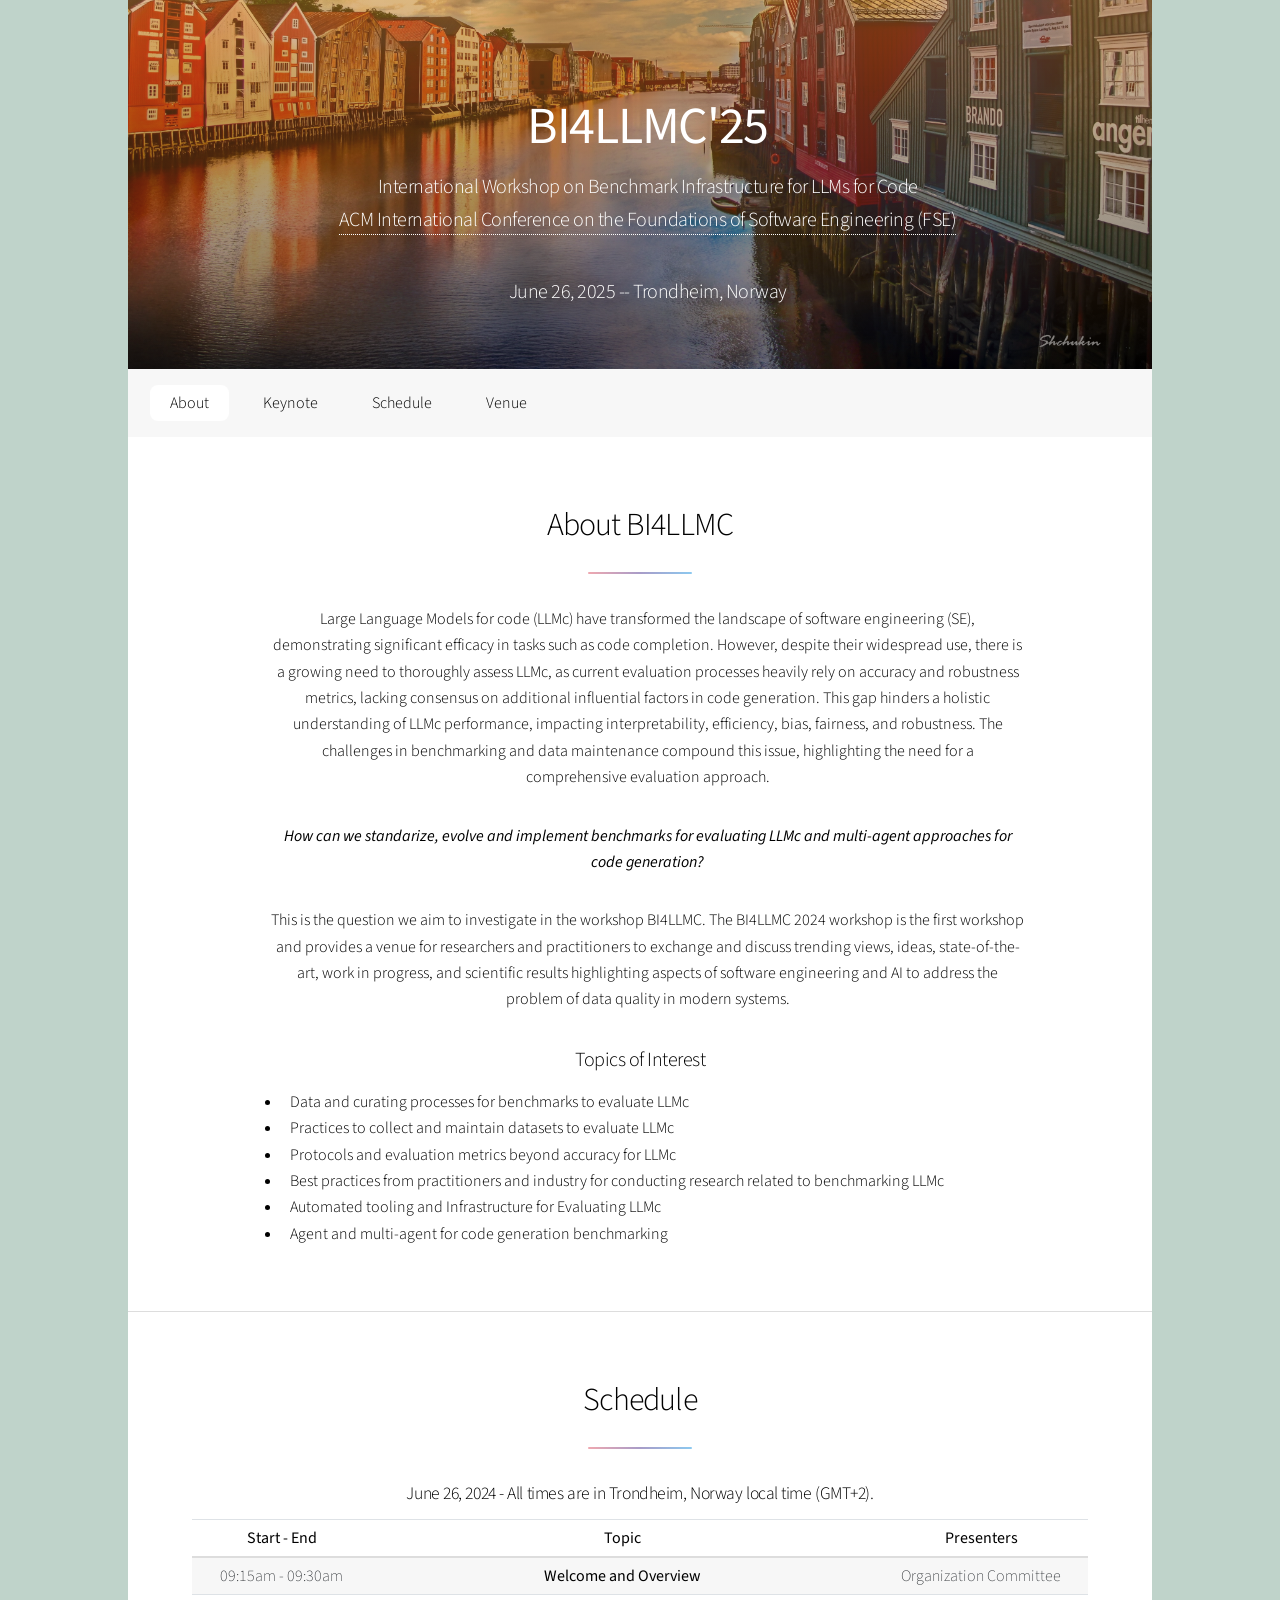
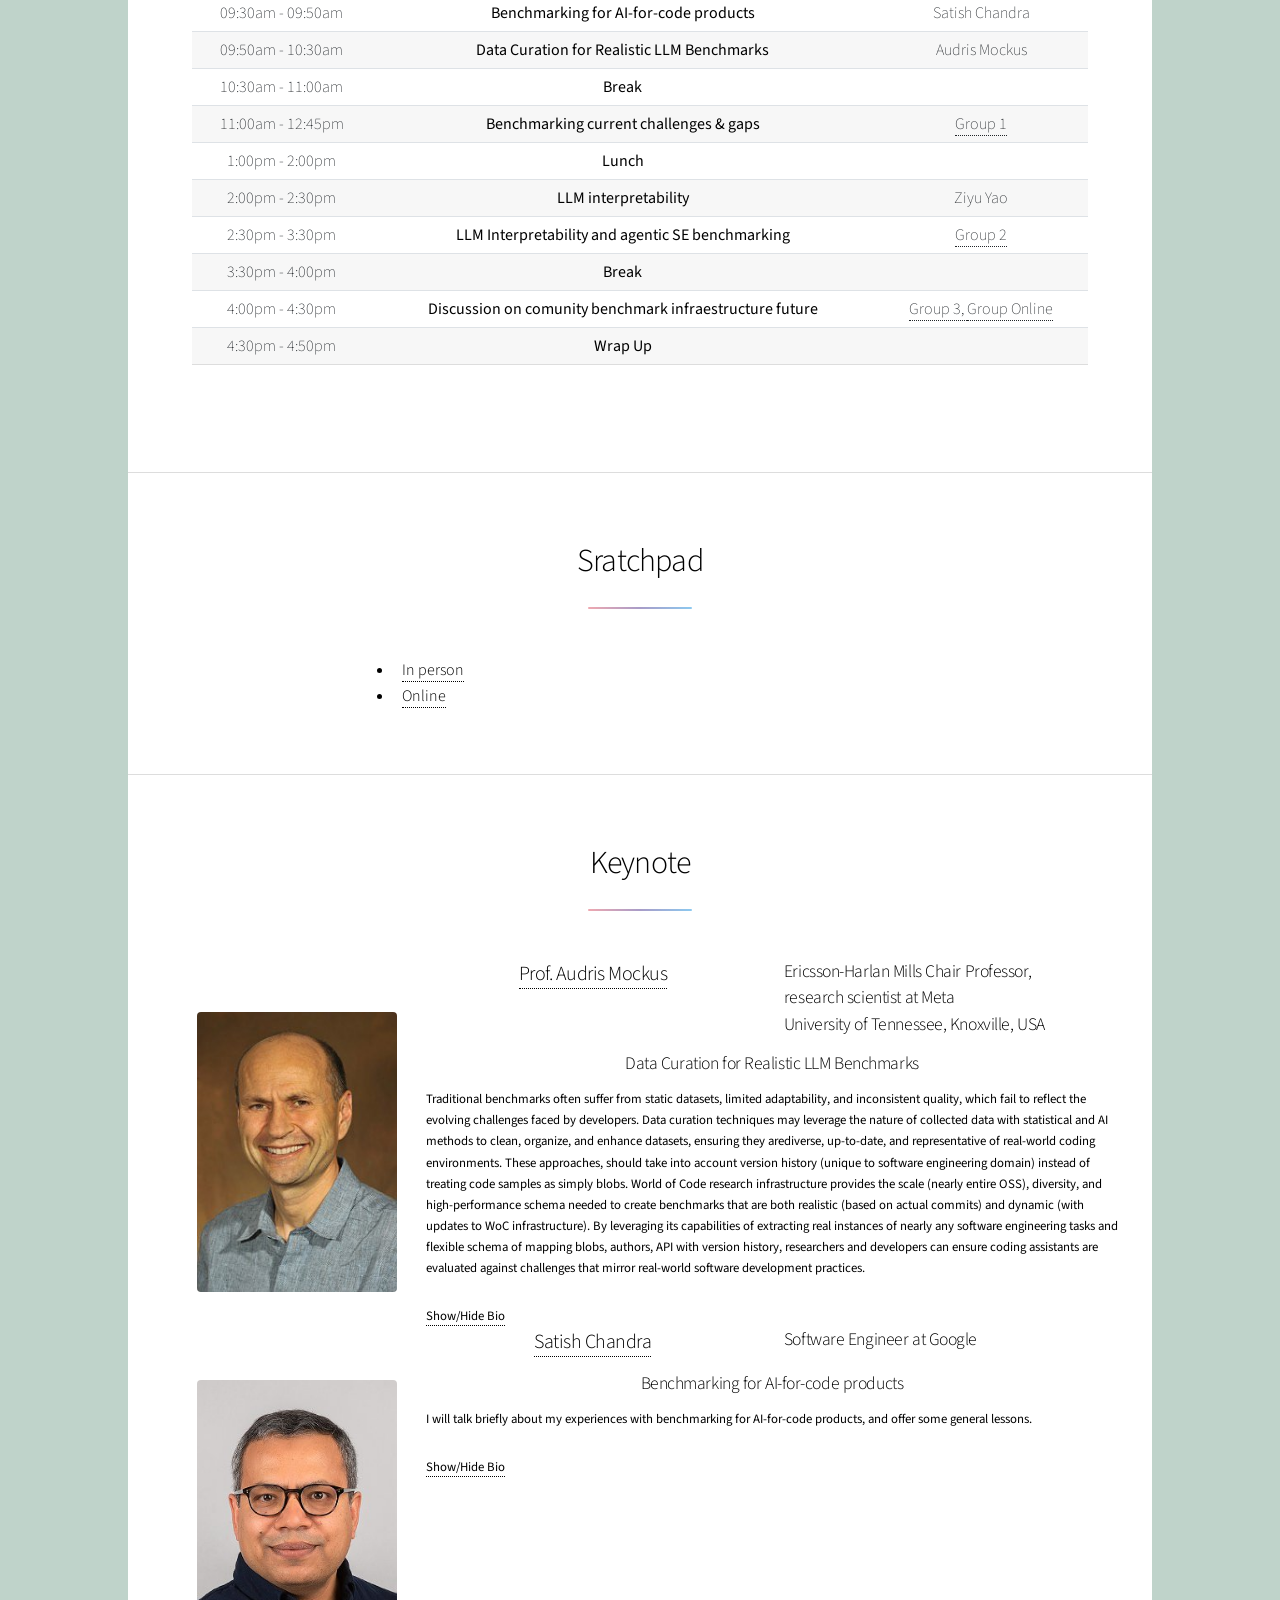
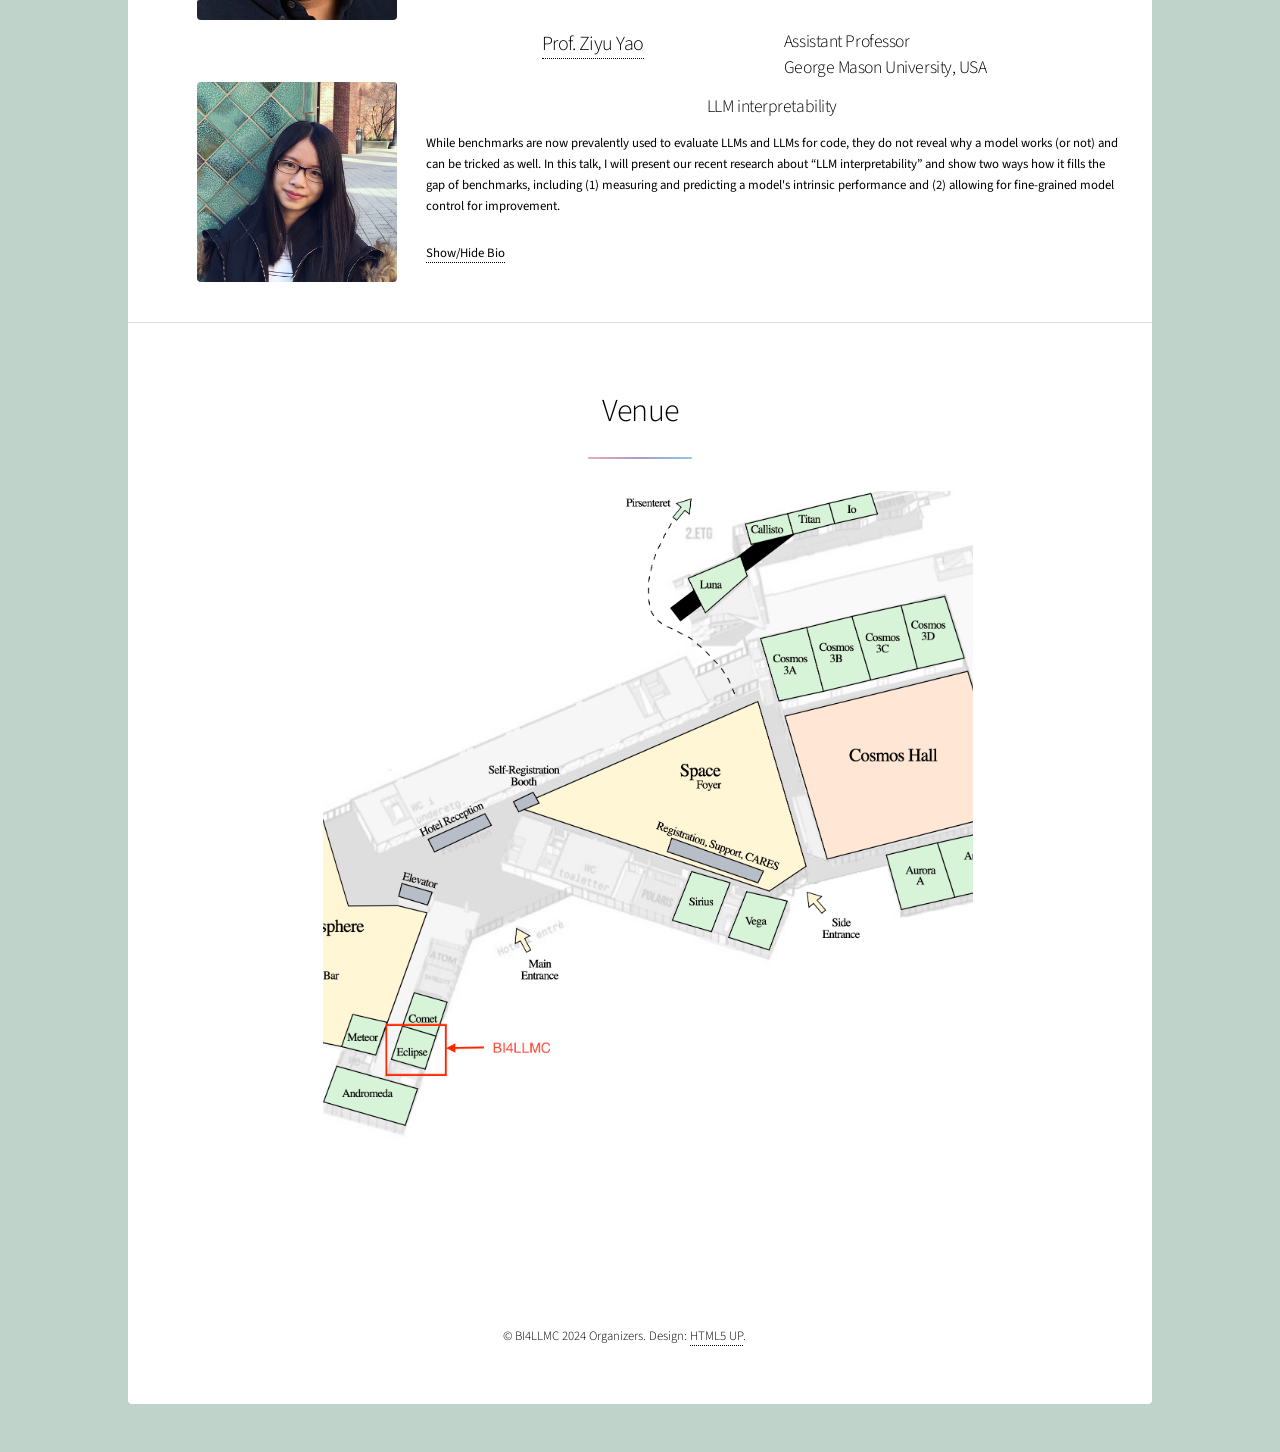
<file: index.html>
<!DOCTYPE HTML>
<!--
	Stellar by HTML5 UP
	html5up.net | @ajlkn
	Free for personal and commercial use under the CCA 3.0 license (html5up.net/license)
-->
<html>

<head>
	<title>BI4LLMC Workshop 2025</title>
	<meta charset="utf-8" />
	<meta name="viewport" content="width=device-width, initial-scale=1, user-scalable=no" />
	<link rel="stylesheet" href="https://stackpath.bootstrapcdn.com/bootstrap/4.3.1/css/bootstrap.min.css"
		integrity="sha384-ggOyR0iXCbMQv3Xipma34MD+dH/1fQ784/j6cY/iJTQUOhcWr7x9JvoRxT2MZw1T" crossorigin="anonymous">
	<link rel="stylesheet" href="assets/css/main.css" />
	<noscript>
		<link rel="stylesheet" href="assets/css/noscript.css" />
	</noscript>
	<link rel="icon" type="image/png" href="./images/favicon.png" />
</head>

<body class="is-preload">


	<!-- Wrapper -->
	<div id="wrapper">
		<!-- Header -->
		<header id="header" class="alt">
			<div class="container">
				<div class="row">
					
					<div class="col-md-10 mx-auto">
						<h1><b>BI4LLMC'25</b></h1>
						<p>International Workshop on Benchmark Infrastructure for LLMs for Code </br><a
								href="https://conf.researchr.org/home/fse-2025" target="_blank" rel="noopener noreferrer">ACM International Conference on the Foundations of Software Engineering (FSE)</a>
						</p>
						<h3>June 26, 2025  -- Trondheim, Norway</h3>
						<!-- <h3>Marriott Marquis - Room Foothill F</h3> -->
					</div>
				</div>
			</div>
		</header>

		<!-- Nav -->
		<nav id="nav">
			<ul>
				<li><a href="#intro" class="active">About</a></li>

				<li><a href="#keynote">Keynote</a></li>
				<!-- <li><a href="#dates">Dates</a></li> -->
				<li><a href="#schedule">Schedule</a></li>
				<!--<li><a href="#papers">Accepted Papers</a></li>-->
				<!--<li><a href="#papers">Accepted Papers</a>-->
				<li><a href="#venue">Venue</a></li>
				
			</ul>
		</nav>

		<!-- Main -->
		<div id="main">

			<!-- About -->
			<section id="intro" class="main special">
				<div class="spotlight">
					<div class="content">

						<header class="major">
							<h2>About BI4LLMC</h2>
						</header>
						<div class="row">
							<div class="col-md-10 mx-auto">
								<p>
									Large Language Models for code (LLMc) have transformed the landscape of software engineering (SE), demonstrating significant efficacy in tasks such as code completion. However, despite their widespread use, there is a growing need to thoroughly assess LLMc, as current evaluation processes heavily rely on accuracy and robustness metrics, lacking consensus on additional influential factors in code generation. This gap hinders a holistic understanding of LLMc performance, impacting interpretability, efficiency, bias, fairness, and robustness. The challenges in benchmarking and data maintenance compound this issue, highlighting the need for a comprehensive evaluation approach.
									
								</p>
								<p>
									<b><i>How can we standarize, evolve and implement benchmarks for evaluating LLMc and multi-agent approaches for code generation? </i></b>
								</p>
								<p>
									This is the question we aim to investigate in the workshop BI4LLMC.
									The BI4LLMC 2024 workshop is the first workshop and provides a venue for researchers and practitioners to exchange and discuss trending views, ideas, state-of-the-art, work in progress, and scientific results highlighting aspects of software engineering and AI to address the problem of data quality in modern systems.
								</p>
							</div>
						</div>
						<h3>
							Topics of Interest
						</h3>
						<ul class="col-md-10 mx-auto">
							<li>Data and curating processes for benchmarks to evaluate LLMc</li>
							<li>Practices to collect and maintain datasets to evaluate LLMc</li>
							<li>Protocols and evaluation metrics beyond accuracy for LLMc</li>
							<li>Best practices from practitioners and industry for conducting research related to benchmarking LLMc</li>
							<li>Automated tooling and Infrastructure for Evaluating LLMc</li>
							<li>Agent and multi-agent for code generation benchmarking</li>
						</ul>
					</div>
				</div>
			</section>




			
		


			<!-- Schedule -->
			<section id="schedule" class="main special">
				<div class="spotlight">
					<div class="content">
						<header class="major">
							<h2>Schedule</h2>
						</header>
						<table class="table table-fixed table-hover table-sm">
							<thead>
								<h4>June 26, 2024 - All times are in Trondheim, Norway local time (GMT+2). </br>
								</h4>
								</tr>
								<tr>
									<td style="width: 20%"><b>Start - End</b></td>
									<!--<td><b>Duration</b></td>-->
									<td><b>Topic</b></td>
									<td><b>Presenters</b></td>
								</tr>
							</thead>
							<tbody>
								<tr>
									<td>09:15am - 09:30am</td>
									<td><b>Welcome and Overview</b></td>
									<td>Organization Committee</td>
								</tr>
								<tr>
									<td>09:30am - 09:50am</td>
									<td><b>Benchmarking for AI-for-code products</b></td>
									<td>Satish Chandra</td>
								</tr>
								<tr>
									<td>09:50am - 10:30am</td>
									<td><b>Data Curation for  Realistic LLM Benchmarks</b></td>
									<td>Audris Mockus</td>
								</tr>
								<tr>
									<td>10:30am - 11:00am</td>
									<td><b>Break</b></td>
									<td></td>
								</tr>
								<tr>
									<td>11:00am - 12:45pm</td>
									<td><b>Benchmarking current challenges & gaps</b></td>
									<td><a href="https://docs.google.com/document/d/1ap9EFKiZvYfGj4af2aUGVUCoMl-bYxqb9-z2Mn9FJQc/edit?usp=sharing">Group 1 </a></td>
								</tr>
								<tr>
									<td>1:00pm - 2:00pm</td>
									<td><b>Lunch</b></td>
									<td></td>
								</tr>
								<tr>
									<td>2:00pm - 2:30pm</td>
									<td><b>LLM interpretability</b></td>
									<td>Ziyu Yao</td>
								</tr>
								<tr>
									<td>2:30pm - 3:30pm</td>
									<td><b>LLM Interpretability and agentic SE benchmarking</b></td>
									<td><a href="https://docs.google.com/document/d/1O2THqF_u6j28BJQSi3LxnuYJhykuT-a9e2hET53D-kY/edit?usp=sharing">Group 2</a></td>
								</tr>
								<tr>
									<td>3:30pm - 4:00pm</td>
									<td><b>Break</b></td>
									<td></td>
								</tr>
								<tr>
									<td>4:00pm - 4:30pm</td>
									<td><b>Discussion on comunity benchmark infraestructure future</b></td>
									<td><a href="https://docs.google.com/document/d/13ff4otBpLZJ1Bhxl1ftwmx-XPx1SSxLgFcCZjoiWDP8/edit?usp=sharing">Group 3, </a><a href="https://docs.google.com/document/d/1-yLbuJOh0nu0BmwBrA9BO9uXWTy45x7HocxXBiewd8c/edit?usp=sharing">Group Online</a></td>
								</tr>
								<tr>
									<td>4:30pm - 4:50pm</td>
									<td><b>Wrap Up</b></td>
									<td></td>
								</tr>
							</tbody>
						</table>
						<br />
						<!-- <b>Registration information will follow.</b> -->
						<!--<b>Registration can be done at the <a target="_blank" href="https://2023.esec-fse.org">FSE
								conference website.</a></b>-->
						<!--Details to login to the online BI4LLMC workshop can be found in the <a target="_blank"
								href="https://2022.esec-fse.org/program/program-fse-2022">ESEC/FSE 2022 Program</a>.</b>-->
					</div>
				</div>
			</section>

				<!-- Important Dates Section -->
			 <section id="dates" class="main special">
				<header class="major">
					<h2>Sratchpad</h2>
				</header>
				<ul class="col-md-7 mx-auto">
					<li>

						<a href="https://miro.com/app/board/uXjVIkMQu88=/?share_link_id=96477075404">In person</a>
					</li>
					<li>
						<a href="https://miro.com/app/board/uXjVIkRRNzM=/?share_link_id=122449081086">Online</a>					</li>
					
				</ul>
			</section> 
		
				<!-- Keynote -->
				<section id="keynote" class="main special">
					<header class="major">
						<h2>Keynote</h2>
					</header>
					<div class="row">
						<div class="col-md-3">
						</br></br>
							<img src="./images/2025/Audris.jpg"
								style="max-width: 200px; min-height:200px; object-fit:cover;" alt="..." class="rounded">
						</div>
						<div class="col-md-9">
							<div class="row">
								<div class="col-md-6">
									<h3 class="right-text"><a href="https://eecs.utk.edu/people/audris-mockus/">Prof. Audris Mockus									

									</a></h3>
								</div>
								<div class="col-md-5">
									<h4 class="left-text">Ericsson-Harlan Mills Chair Professor, research scientist at Meta</br>
										University of Tennessee, Knoxville, USA</br>
										</h4>
								</div>
							</div>
							<div class="row">
								<div class="col-md-12">
									<h4 class="mid-text">Data Curation for Realistic LLM Benchmarks</h4>
										<div class="left-text small">
											Traditional benchmarks often suffer from static datasets, limited adaptability, and inconsistent quality, which fail to reflect the evolving challenges faced by developers. Data curation techniques may leverage the nature of collected data with statistical and AI methods to clean, organize, and enhance datasets, ensuring they arediverse, up-to-date, and representative of real-world coding environments. These approaches, should take into account version history (unique to software engineering domain) instead of treating code samples as simply blobs. World of Code research  infrastructure provides the scale (nearly entire OSS), diversity, and high-performance schema needed to create benchmarks that are
											both realistic (based on actual commits) and dynamic (with updates to WoC infrastructure). By leveraging its capabilities of extracting real instances of nearly any software engineering tasks and flexible schema of mapping blobs, authors, API with version history, researchers and developers can ensure coding assistants are evaluated against challenges that mirror real-world software development practices.									
										</div>
										<br />
										<div class="left-text small">
											<a data-toggle="collapse" href="#collapseAbstract1" role="button"
												aria-expanded="false" aria-controls="collapseAbstract1">
												Show/Hide Bio
											</a>
										</div>
										<div class="collapse" id="collapseAbstract1">
											<div class="card card-body">
												<div class="left-text small">
													Audris Mockus is Ericson Harlan Mills Chair Professor in the Department of Electrical Engineering and Computer Science at the University of Tennessee, Knoxville and a research scientist at Meta. He is a leading researcher in empirical software engineering, known for developing innovative methods to analyze digital traces from software development activities. These traces capture the complex interplay of individuals, groups, culture, and artifacts, requiring novel analytical approaches. Mockus has been instrumental in creating research infrastructures like the World of Code (WoC), which supports studies on open-source software ecosystems. His work spans diverse domains, including big data, software engineering, and forensic anthropology.
												</div>
											</div>
										</div>
								</div>
							</div>
	
						</div>
	
					</div>
					<div class="row">
						<div class="col-md-3">
						</br></br>
							<img src="./images/2025/Satish.jpg"
								style="max-width: 200px; min-height:200px; object-fit:cover;" alt="..." class="rounded">
						</div>
						<div class="col-md-9">
							<div class="row">
								<div class="col-md-6">
									<h3 class="right-text"><a href=" https://sites.google.com/site/schandraacmorg/">Satish Chandra								

									</a></h3>
								</div>
								<div class="col-md-5">
									<h4 class="left-text">Software Engineer at Google</br>
										</h4>
								</div>
							</div>
							<div class="row">
								<div class="col-md-12">
									<h4 class="mid-text">Benchmarking for AI-for-code products</h4>
										<div class="left-text small">
											I will talk briefly about my experiences with benchmarking for AI-for-code products, and offer some general lessons.									
										</div>
										<br />
										<div class="left-text small">
											<a data-toggle="collapse" href="#collapseAbstract1" role="button"
												aria-expanded="false" aria-controls="collapseAbstract1">
												Show/Hide Bio
											</a>
										</div>
										<div class="collapse" id="collapseAbstract1">
											<div class="card card-body">
												<div class="left-text small">
													Satish Chandra is a software engineer at Google, where he applies machine learning techniques to improve developer productivity and leads the work on internal developer infrastructure using these techniques.
												</div>
											</div>
										</div>
								</div>
							</div>
	
						</div>
	
					</div>
					<div class="row">
						<div class="col-md-3">
						</br></br>
							<img src="./images/2025/ziyu.jpg"
								style="max-width: 200px; min-height:200px; object-fit:cover;" alt="..." class="rounded">
						</div>
						<div class="col-md-9">
							<div class="row">
								<div class="col-md-6">
									<h3 class="right-text"><a href="https://ziyuyao.org">Prof. Ziyu Yao									

									</a></h3>
								</div>
								<div class="col-md-5">
									<h4 class="left-text">Assistant Professor</br>
										George Mason University, USA</br>
										</h4>
								</div>
							</div>
							<div class="row">
								<div class="col-md-12">
									<h4 class="mid-text">LLM interpretability</h4>
										<div class="left-text small">
											While benchmarks are now prevalently used to evaluate LLMs and LLMs for code, they do not reveal why a model works (or not) and can be tricked as well. In this talk, I will present our recent research about “LLM interpretability” and show two ways how it fills the gap of benchmarks, including (1) measuring and predicting a model's intrinsic performance and (2) allowing for fine-grained model control for improvement.							
										</div>
										<br />
										<div class="left-text small">
											<a data-toggle="collapse" href="#collapseAbstract1" role="button"
												aria-expanded="false" aria-controls="collapseAbstract1">
												Show/Hide Bio
											</a>
										</div>
										<div class="collapse" id="collapseAbstract1">
											<div class="card card-body">
												<div class="left-text small">
													Ziyu Yao is an Assistant Professor of the Department of Computer Science at George Mason University. Her research focus is natural language processing and artificial intelligence and their applications across domains including software engineering/LLM for code. She organized the LLM Explainability for Reasoning and Planning workshop at COLM 2025 and the NLP for Programming (NLP4Prog) workshop at ACL 2021. Her research was founded by National Science Foundation, Microsoft Accelerate Foundation Models Research Award, and Virginia Commonwealth Cyber Initiative, among others.
												</div>
											</div>
										</div>
								</div>
							</div>
	
						</div>
	
					</div>
				</section>
			<!-- Second Section -->
			<section id="venue" class="main special">
				<header class="major">
					<h2>Venue</h2>
					<div class="container">
						<div class="row">
							<div class="col-sm">
								<img src="./images/2025/bi4llmc_room.png"
									style="max-width: 650px; max-height:650px; min-width:650px; min-height:650px; object-fit:cover;"
									alt="..." class="rounded">
								
							</div>
							
				</header>
			</section>
			<!-- Download Section -->
			<!-- <section id="download" class="main special">
				<header class="major">
					<h2>Download CfP</h2>
					<a href="https://github.com/BI4LLMC/BI4LLMC.github.io/raw/master/BI4LLMC_2024_poster.pdf"
						target="_blank" rel="noopener noreferrer">Download Call for Papers</a>
				</header>
			</section> -->


<!--
			<section id="sponsoring" class="main special">
				<h3>The BI4LLMC 2024 Workshop is sponsored by the following research projects:
				</h3> -->
				<!-- <div class="row">
					<div class="col-md-1"></div>
					<div class="col-md-2 justify-content-center align-self-center">
						<a href="https://dione-x.de/en/" target="_blank" rel="noopener noreferrer">
							<img src="./images/dione-x.svg" style="max-width: 100px; " alt="..." class="rounded">
						</a>
					</div>
					<div class="col-md-2 col-md-offset-1 justify-content-center align-self-center">
						<a href="https://dynabic.eu/" target="_blank" rel="noopener noreferrer">
							<img src="./images/dynabic.png" style="max-width: 100px; " alt="..." class="rounded">
						</a>
					</div>
					<div class="col-md-2 col-md-offset-1 justify-content-center align-self-center">
						<a href="https://interq-project.eu/" target="_blank" rel="noopener noreferrer">
							<img src="./images/interq-logo.png" style="max-width: 100px; " alt="..." class="rounded">
						</a>
					</div>
					<div class="col-md-2 col-md-offset-1 justify-content-center align-self-center">
						<a href="https://dat4zero.eu/" target="_blank" rel="noopener noreferrer">
							<img src="./images/data4zero-logo.png" style="max-width: 100px;background-color:#03030a;"
								alt="..." class="rounded">
						</a>
					</div>
					<div class="col-md-2 col-md-offset-1 justify-content-center align-self-center">
						<img src="./images/endiqm.png" style="max-width: 100px;" alt="..." class="rounded">
					</div>
				</div> -->
			<!-- </section>
		</div> -->

		<!-- Footer -->
		<footer id="footer">
			<p class="copyright">&copy; BI4LLMC 2024 Organizers. Design: <a href="https://html5up.net">HTML5 UP</a>.</p>
		</footer>

	</div>

	<!-- Scripts -->
	<script src="assets/js/jquery.min.js"></script>
	<script src="assets/js/jquery.scrollex.min.js"></script>
	<script src="assets/js/jquery.scrolly.min.js"></script>
	<script src="assets/js/browser.min.js"></script>
	<script src="assets/js/breakpoints.min.js"></script>
	<script src="assets/js/util.js"></script>
	<script src="assets/js/main.js"></script>
	<script src="https://cdnjs.cloudflare.com/ajax/libs/popper.js/1.14.7/umd/popper.min.js"
		integrity="sha384-UO2eT0CpHqdSJQ6hJty5KVphtPhzWj9WO1clHTMGa3JDZwrnQq4sF86dIHNDz0W1"
		crossorigin="anonymous"></script>
	<script src="https://stackpath.bootstrapcdn.com/bootstrap/4.3.1/js/bootstrap.min.js"
		integrity="sha384-JjSmVgyd0p3pXB1rRibZUAYoIIy6OrQ6VrjIEaFf/nJGzIxFDsf4x0xIM+B07jRM"
		crossorigin="anonymous"></script>

</body>

</html>
</file>
<file: assets/css/noscript.css>
/*
	Stellar by HTML5 UP
	html5up.net | @ajlkn
	Free for personal and commercial use under the CCA 3.0 license (html5up.net/license)
*/

/* Header */

	body.is-preload #header.alt > * {
		opacity: 1;
	}

	body.is-preload #header.alt .logo {
		-moz-transform: none;
		-webkit-transform: none;
		-ms-transform: none;
		transform: none;
	}
</file>
<file: assets/css/main.css>
@import url(fontawesome-all.min.css);
@import 'https://fonts.googleapis.com/css?family=Source+Sans+Pro:300,400';

/*
	Stellar by HTML5 UP
	html5up.net | @ajlkn
	Free for personal and commercial use under the CCA 3.0 license (html5up.net/license)
*/

html,
body,
div,
span,
applet,
object,
iframe,
h1,
h2,
h3,
h4,
h5,
h6,
p,
blockquote,
pre,
a,
abbr,
acronym,
address,
big,
cite,
code,
del,
dfn,
em,
img,
ins,
kbd,
q,
s,
samp,
small,
strike,
strong,
sub,
sup,
tt,
var,
b,
u,
i,
center,
dl,
dt,
dd,
ol,
ul,
li,
fieldset,
form,
label,
legend,
table,
caption,
tbody,
tfoot,
thead,
tr,
th,
td,
article,
aside,
canvas,
details,
embed,
figure,
figcaption,
footer,
header,
hgroup,
menu,
nav,
output,
ruby,
section,
summary,
time,
mark,
audio,
video {
	margin: 0;
	padding: 0;
	border: 0;
	font-size: 100%;
	font: inherit;
	vertical-align: baseline;
}

article,
aside,
details,
figcaption,
figure,
footer,
header,
hgroup,
menu,
nav,
section {
	display: block;
}

body {
	line-height: 1;
}

ol,
ul {
	list-style: none;
}

blockquote,
q {
	quotes: none;
}

blockquote:before,
blockquote:after,
q:before,
q:after {
	content: '';
	content: none;
}

table {
	border-collapse: collapse;
	border-spacing: 0;
}

body {
	-webkit-text-size-adjust: none;
}

mark {
	background-color: transparent;
	color: inherit;
}

input::-moz-focus-inner {
	border: 0;
	padding: 0;
}

input,
select,
textarea {
	-moz-appearance: none;
	-webkit-appearance: none;
	-ms-appearance: none;
	appearance: none;
}

.left-text {
	text-align: left;
}

/* Basic */

@-ms-viewport {
	width: device-width;
}

body {
	-ms-overflow-style: scrollbar;
}

@media screen and (max-width: 480px) {

	html,
	body {
		min-width: 320px;
	}

}

html {
	box-sizing: border-box;
}

*,
*:before,
*:after {
	box-sizing: inherit;
}

/* body {
	background-color: #ff9999;
	background-image: url("images/san_francisco.jpg"), -moz-linear-gradient(55deg, #a18b78 25%, #70392f 75%);
	background-image: url("images/san_francisco.jpg"), -webkit-linear-gradient(55deg, #a18b78 25%, #70392f 75%);
	background-image: url("images/san_francisco.jpg"), -ms-linear-gradient(55deg, #a18b78 25%, #70392f 75%);
	background-image: url("images/san_francisco.jpg"), linear-gradient(55deg, #a18b78 25%, #70392f 75%);
	background-repeat: no-repeat;
	background-size: cover;
} */

body.is-preload *,
body.is-preload *:before,
body.is-preload *:after {
	-moz-animation: none !important;
	-webkit-animation: none !important;
	-ms-animation: none !important;
	animation: none !important;
	-moz-transition: none !important;
	-webkit-transition: none !important;
	-ms-transition: none !important;
	transition: none !important;
}

/* Type */

body {
	background-color: #bfd3ca;
	color: rgba(255, 255, 255, 0.65);
}

body,
input,
select,
textarea {
	font-family: "Source Sans Pro", Helvetica, sans-serif;
	font-size: 17pt;
	font-weight: 300;
	line-height: 1.65;
}

@media screen and (max-width: 1680px) {

	body,
	input,
	select,
	textarea {
		font-size: 14pt;
	}

}

@media screen and (max-width: 1280px) {

	body,
	input,
	select,
	textarea {
		font-size: 12pt;
	}

}

@media screen and (max-width: 360px) {

	body,
	input,
	select,
	textarea {
		font-size: 11pt;
	}

}

a {
	-moz-transition: color 0.2s ease, border-bottom 0.2s ease;
	-webkit-transition: color 0.2s ease, border-bottom 0.2s ease;
	-ms-transition: color 0.2s ease, border-bottom 0.2s ease;
	transition: color 0.2s ease, border-bottom 0.2s ease;
	text-decoration: none;
	border-bottom: dotted 1px;
	color: inherit;
}

a:hover {
	border-bottom-color: transparent;
}

strong,
b {
	font-weight: 400;
}

em,
i {
	font-style: italic;
}

p {
	margin: 0 0 2em 0;
}

p.content {
	-moz-columns: 20em 2;
	-webkit-columns: 20em 2;
	-ms-columns: 20em 2;
	columns: 20em 2;
	-moz-column-gap: 2em;
	-webkit-column-gap: 2em;
	-ms-column-gap: 2em;
	column-gap: 2em;
	text-align: justify;
}

h1,
h2,
h3,
h4,
h5,
h6 {
	font-weight: 300;
	line-height: 1.5;
	margin: 0 0 0.7em 0;
	letter-spacing: -0.025em;
}

h1 a,
h2 a,
h3 a,
h4 a,
h5 a,
h6 a {
	color: inherit;
	text-decoration: none;
}

h1 {
	font-size: 2.5em;
	line-height: 1.2;
}

h2 {
	font-size: 1.5em;
}

h3 {
	font-size: 1.25em;
}

h4 {
	font-size: 1.1em;
}

h5 {
	font-size: 0.9em;
}

h6 {
	font-size: 0.7em;
}

@media screen and (max-width: 736px) {

	h1 {
		font-size: 2em;
	}

}

sub {
	font-size: 0.8em;
	position: relative;
	top: 0.5em;
}

sup {
	font-size: 0.8em;
	position: relative;
	top: -0.5em;
}

blockquote {
	border-left: solid 4px;
	font-style: italic;
	margin: 0 0 2em 0;
	padding: 0.5em 0 0.5em 2em;
}

code {
	border-radius: 8px;
	border: solid 1px;
	font-family: "Courier New", monospace;
	font-size: 0.9em;
	margin: 0 0.25em;
	padding: 0.25em 0.65em;
}

pre {
	-webkit-overflow-scrolling: touch;
	font-family: "Courier New", monospace;
	font-size: 0.9em;
	margin: 0 0 2em 0;
}

pre code {
	display: block;
	line-height: 1.75;
	padding: 1em 1.5em;
	overflow-x: auto;
}

hr {
	border: 0;
	border-bottom: solid 1px;
	margin: 2em 0;
}

hr.major {
	margin: 3em 0;
}

.align-left {
	text-align: left;
}

.align-center {
	text-align: center;
}

.align-right {
	text-align: right;
}

input,
select,
textarea {
	color: #ffffff;
}

a:hover {
	color: #ffffff;
}

strong,
b {
	color: #ffffff;
}

h1,
h2,
h3,
h4,
h5,
h6 {
	color: #ffffff;
}

blockquote {
	border-left-color: rgba(255, 255, 255, 0.35);
}

code {
	background: rgba(255, 255, 255, 0.075);
	border-color: rgba(255, 255, 255, 0.35);
}

hr {
	border-bottom-color: rgba(255, 255, 255, 0.35);
}

/* Row */

.row {
	display: flex;
	flex-wrap: wrap;
	box-sizing: border-box;
	align-items: stretch;
}

.row>* {
	box-sizing: border-box;
}

.row.gtr-uniform>*> :last-child {
	margin-bottom: 0;
}

.row.aln-left {
	justify-content: flex-start;
}

.row.aln-center {
	justify-content: center;
}

.row.aln-right {
	justify-content: flex-end;
}

.row.aln-top {
	align-items: flex-start;
}

.row.aln-middle {
	align-items: center;
}

.row.aln-bottom {
	align-items: flex-end;
}

.row>.imp {
	order: -1;
}

.row>.col-1 {
	width: 8.33333%;
}

.row>.off-1 {
	margin-left: 8.33333%;
}

.row>.col-2 {
	width: 16.66667%;
}

.row>.off-2 {
	margin-left: 16.66667%;
}

.row>.col-3 {
	width: 25%;
}

.row>.off-3 {
	margin-left: 25%;
}

.row>.col-4 {
	width: 33.33333%;
}

.row>.off-4 {
	margin-left: 33.33333%;
}

.row>.col-5 {
	width: 41.66667%;
}

.row>.off-5 {
	margin-left: 41.66667%;
}

.row>.col-6 {
	width: 50%;
}

.row>.off-6 {
	margin-left: 50%;
}

.row>.col-7 {
	width: 58.33333%;
}

.row>.off-7 {
	margin-left: 58.33333%;
}

.row>.col-8 {
	width: 66.66667%;
}

.row>.off-8 {
	margin-left: 66.66667%;
}

.row>.col-9 {
	width: 75%;
}

.row>.off-9 {
	margin-left: 75%;
}

.row>.col-10 {
	width: 83.33333%;
}

.row>.off-10 {
	margin-left: 83.33333%;
}

.row>.col-11 {
	width: 91.66667%;
}

.row>.off-11 {
	margin-left: 91.66667%;
}

.row>.col-12 {
	width: 100%;
}

.row>.off-12 {
	margin-left: 100%;
}

.row.gtr-0 {
	margin-top: 0;
	margin-left: 0em;
}

.row.gtr-0>* {
	padding: 0 0 0 0em;
}

.row.gtr-0.gtr-uniform {
	margin-top: 0em;
}

.row.gtr-0.gtr-uniform>* {
	padding-top: 0em;
}

.row.gtr-25 {
	margin-top: 0;
	margin-left: -0.375em;
}

.row.gtr-25>* {
	padding: 0 0 0 0.375em;
}

.row.gtr-25.gtr-uniform {
	margin-top: -0.375em;
}

.row.gtr-25.gtr-uniform>* {
	padding-top: 0.375em;
}

.row.gtr-50 {
	margin-top: 0;
	margin-left: -0.75em;
}

.row.gtr-50>* {
	padding: 0 0 0 0.75em;
}

.row.gtr-50.gtr-uniform {
	margin-top: -0.75em;
}

.row.gtr-50.gtr-uniform>* {
	padding-top: 0.75em;
}

.row {
	margin-top: 0;
	margin-left: -1.5em;
}

.row>* {
	padding: 0 0 0 1.5em;
}

.row.gtr-uniform {
	margin-top: -1.5em;
}

.row.gtr-uniform>* {
	padding-top: 1.5em;
}

.row.gtr-150 {
	margin-top: 0;
	margin-left: -2.25em;
}

.row.gtr-150>* {
	padding: 0 0 0 2.25em;
}

.row.gtr-150.gtr-uniform {
	margin-top: -2.25em;
}

.row.gtr-150.gtr-uniform>* {
	padding-top: 2.25em;
}

.row.gtr-200 {
	margin-top: 0;
	margin-left: -3em;
}

.row.gtr-200>* {
	padding: 0 0 0 3em;
}

.row.gtr-200.gtr-uniform {
	margin-top: -3em;
}

.row.gtr-200.gtr-uniform>* {
	padding-top: 3em;
}

@media screen and (max-width: 1680px) {

	.row {
		display: flex;
		flex-wrap: wrap;
		box-sizing: border-box;
		align-items: stretch;
	}

	.row>* {
		box-sizing: border-box;
	}

	.row.gtr-uniform>*> :last-child {
		margin-bottom: 0;
	}

	.row.aln-left {
		justify-content: flex-start;
	}

	.row.aln-center {
		justify-content: center;
	}

	.row.aln-right {
		justify-content: flex-end;
	}

	.row.aln-top {
		align-items: flex-start;
	}

	.row.aln-middle {
		align-items: center;
	}

	.row.aln-bottom {
		align-items: flex-end;
	}

	.row>.imp-xlarge {
		order: -1;
	}

	.row>.col-1-xlarge {
		width: 8.33333%;
	}

	.row>.off-1-xlarge {
		margin-left: 8.33333%;
	}

	.row>.col-2-xlarge {
		width: 16.66667%;
	}

	.row>.off-2-xlarge {
		margin-left: 16.66667%;
	}

	.row>.col-3-xlarge {
		width: 25%;
	}

	.row>.off-3-xlarge {
		margin-left: 25%;
	}

	.row>.col-4-xlarge {
		width: 33.33333%;
	}

	.row>.off-4-xlarge {
		margin-left: 33.33333%;
	}

	.row>.col-5-xlarge {
		width: 41.66667%;
	}

	.row>.off-5-xlarge {
		margin-left: 41.66667%;
	}

	.row>.col-6-xlarge {
		width: 50%;
	}

	.row>.off-6-xlarge {
		margin-left: 50%;
	}

	.row>.col-7-xlarge {
		width: 58.33333%;
	}

	.row>.off-7-xlarge {
		margin-left: 58.33333%;
	}

	.row>.col-8-xlarge {
		width: 66.66667%;
	}

	.row>.off-8-xlarge {
		margin-left: 66.66667%;
	}

	.row>.col-9-xlarge {
		width: 75%;
	}

	.row>.off-9-xlarge {
		margin-left: 75%;
	}

	.row>.col-10-xlarge {
		width: 83.33333%;
	}

	.row>.off-10-xlarge {
		margin-left: 83.33333%;
	}

	.row>.col-11-xlarge {
		width: 91.66667%;
	}

	.row>.off-11-xlarge {
		margin-left: 91.66667%;
	}

	.row>.col-12-xlarge {
		width: 100%;
	}

	.row>.off-12-xlarge {
		margin-left: 100%;
	}

	.row.gtr-0 {
		margin-top: 0;
		margin-left: 0em;
	}

	.row.gtr-0>* {
		padding: 0 0 0 0em;
	}

	.row.gtr-0.gtr-uniform {
		margin-top: 0em;
	}

	.row.gtr-0.gtr-uniform>* {
		padding-top: 0em;
	}

	.row.gtr-25 {
		margin-top: 0;
		margin-left: -0.375em;
	}

	.row.gtr-25>* {
		padding: 0 0 0 0.375em;
	}

	.row.gtr-25.gtr-uniform {
		margin-top: -0.375em;
	}

	.row.gtr-25.gtr-uniform>* {
		padding-top: 0.375em;
	}

	.row.gtr-50 {
		margin-top: 0;
		margin-left: -0.75em;
	}

	.row.gtr-50>* {
		padding: 0 0 0 0.75em;
	}

	.row.gtr-50.gtr-uniform {
		margin-top: -0.75em;
	}

	.row.gtr-50.gtr-uniform>* {
		padding-top: 0.75em;
	}

	.row {
		margin-top: 0;
		margin-left: -1.5em;
	}

	.row>* {
		padding: 0 0 0 1.5em;
	}

	.row.gtr-uniform {
		margin-top: -1.5em;
	}

	.row.gtr-uniform>* {
		padding-top: 1.5em;
	}

	.row.gtr-150 {
		margin-top: 0;
		margin-left: -2.25em;
	}

	.row.gtr-150>* {
		padding: 0 0 0 2.25em;
	}

	.row.gtr-150.gtr-uniform {
		margin-top: -2.25em;
	}

	.row.gtr-150.gtr-uniform>* {
		padding-top: 2.25em;
	}

	.row.gtr-200 {
		margin-top: 0;
		margin-left: -3em;
	}

	.row.gtr-200>* {
		padding: 0 0 0 3em;
	}

	.row.gtr-200.gtr-uniform {
		margin-top: -3em;
	}

	.row.gtr-200.gtr-uniform>* {
		padding-top: 3em;
	}

}

@media screen and (max-width: 1280px) {

	.row {
		display: flex;
		flex-wrap: wrap;
		box-sizing: border-box;
		align-items: stretch;
	}

	.row>* {
		box-sizing: border-box;
	}

	.row.gtr-uniform>*> :last-child {
		margin-bottom: 0;
	}

	.row.aln-left {
		justify-content: flex-start;
	}

	.row.aln-center {
		justify-content: center;
	}

	.row.aln-right {
		justify-content: flex-end;
	}

	.row.aln-top {
		align-items: flex-start;
	}

	.row.aln-middle {
		align-items: center;
	}

	.row.aln-bottom {
		align-items: flex-end;
	}

	.row>.imp-large {
		order: -1;
	}

	.row>.col-1-large {
		width: 8.33333%;
	}

	.row>.off-1-large {
		margin-left: 8.33333%;
	}

	.row>.col-2-large {
		width: 16.66667%;
	}

	.row>.off-2-large {
		margin-left: 16.66667%;
	}

	.row>.col-3-large {
		width: 25%;
	}

	.row>.off-3-large {
		margin-left: 25%;
	}

	.row>.col-4-large {
		width: 33.33333%;
	}

	.row>.off-4-large {
		margin-left: 33.33333%;
	}

	.row>.col-5-large {
		width: 41.66667%;
	}

	.row>.off-5-large {
		margin-left: 41.66667%;
	}

	.row>.col-6-large {
		width: 50%;
	}

	.row>.off-6-large {
		margin-left: 50%;
	}

	.row>.col-7-large {
		width: 58.33333%;
	}

	.row>.off-7-large {
		margin-left: 58.33333%;
	}

	.row>.col-8-large {
		width: 66.66667%;
	}

	.row>.off-8-large {
		margin-left: 66.66667%;
	}

	.row>.col-9-large {
		width: 75%;
	}

	.row>.off-9-large {
		margin-left: 75%;
	}

	.row>.col-10-large {
		width: 83.33333%;
	}

	.row>.off-10-large {
		margin-left: 83.33333%;
	}

	.row>.col-11-large {
		width: 91.66667%;
	}

	.row>.off-11-large {
		margin-left: 91.66667%;
	}

	.row>.col-12-large {
		width: 100%;
	}

	.row>.off-12-large {
		margin-left: 100%;
	}

	.row.gtr-0 {
		margin-top: 0;
		margin-left: 0em;
	}

	.row.gtr-0>* {
		padding: 0 0 0 0em;
	}

	.row.gtr-0.gtr-uniform {
		margin-top: 0em;
	}

	.row.gtr-0.gtr-uniform>* {
		padding-top: 0em;
	}

	.row.gtr-25 {
		margin-top: 0;
		margin-left: -0.375em;
	}

	.row.gtr-25>* {
		padding: 0 0 0 0.375em;
	}

	.row.gtr-25.gtr-uniform {
		margin-top: -0.375em;
	}

	.row.gtr-25.gtr-uniform>* {
		padding-top: 0.375em;
	}

	.row.gtr-50 {
		margin-top: 0;
		margin-left: -0.75em;
	}

	.row.gtr-50>* {
		padding: 0 0 0 0.75em;
	}

	.row.gtr-50.gtr-uniform {
		margin-top: -0.75em;
	}

	.row.gtr-50.gtr-uniform>* {
		padding-top: 0.75em;
	}

	.row {
		margin-top: 0;
		margin-left: -1.5em;
	}

	.row>* {
		padding: 0 0 0 1.5em;
	}

	.row.gtr-uniform {
		margin-top: -1.5em;
	}

	.row.gtr-uniform>* {
		padding-top: 1.5em;
	}

	.row.gtr-150 {
		margin-top: 0;
		margin-left: -2.25em;
	}

	.row.gtr-150>* {
		padding: 0 0 0 2.25em;
	}

	.row.gtr-150.gtr-uniform {
		margin-top: -2.25em;
	}

	.row.gtr-150.gtr-uniform>* {
		padding-top: 2.25em;
	}

	.row.gtr-200 {
		margin-top: 0;
		margin-left: -3em;
	}

	.row.gtr-200>* {
		padding: 0 0 0 3em;
	}

	.row.gtr-200.gtr-uniform {
		margin-top: -3em;
	}

	.row.gtr-200.gtr-uniform>* {
		padding-top: 3em;
	}

}

@media screen and (max-width: 980px) {

	.row {
		display: flex;
		flex-wrap: wrap;
		box-sizing: border-box;
		align-items: stretch;
	}

	.row>* {
		box-sizing: border-box;
	}

	.row.gtr-uniform>*> :last-child {
		margin-bottom: 0;
	}

	.row.aln-left {
		justify-content: flex-start;
	}

	.row.aln-center {
		justify-content: center;
	}

	.row.aln-right {
		justify-content: flex-end;
	}

	.row.aln-top {
		align-items: flex-start;
	}

	.row.aln-middle {
		align-items: center;
	}

	.row.aln-bottom {
		align-items: flex-end;
	}

	.row>.imp-medium {
		order: -1;
	}

	.row>.col-1-medium {
		width: 8.33333%;
	}

	.row>.off-1-medium {
		margin-left: 8.33333%;
	}

	.row>.col-2-medium {
		width: 16.66667%;
	}

	.row>.off-2-medium {
		margin-left: 16.66667%;
	}

	.row>.col-3-medium {
		width: 25%;
	}

	.row>.off-3-medium {
		margin-left: 25%;
	}

	.row>.col-4-medium {
		width: 33.33333%;
	}

	.row>.off-4-medium {
		margin-left: 33.33333%;
	}

	.row>.col-5-medium {
		width: 41.66667%;
	}

	.row>.off-5-medium {
		margin-left: 41.66667%;
	}

	.row>.col-6-medium {
		width: 50%;
	}

	.row>.off-6-medium {
		margin-left: 50%;
	}

	.row>.col-7-medium {
		width: 58.33333%;
	}

	.row>.off-7-medium {
		margin-left: 58.33333%;
	}

	.row>.col-8-medium {
		width: 66.66667%;
	}

	.row>.off-8-medium {
		margin-left: 66.66667%;
	}

	.row>.col-9-medium {
		width: 75%;
	}

	.row>.off-9-medium {
		margin-left: 75%;
	}

	.row>.col-10-medium {
		width: 83.33333%;
	}

	.row>.off-10-medium {
		margin-left: 83.33333%;
	}

	.row>.col-11-medium {
		width: 91.66667%;
	}

	.row>.off-11-medium {
		margin-left: 91.66667%;
	}

	.row>.col-12-medium {
		width: 100%;
	}

	.row>.off-12-medium {
		margin-left: 100%;
	}

	.row.gtr-0 {
		margin-top: 0;
		margin-left: 0em;
	}

	.row.gtr-0>* {
		padding: 0 0 0 0em;
	}

	.row.gtr-0.gtr-uniform {
		margin-top: 0em;
	}

	.row.gtr-0.gtr-uniform>* {
		padding-top: 0em;
	}

	.row.gtr-25 {
		margin-top: 0;
		margin-left: -0.375em;
	}

	.row.gtr-25>* {
		padding: 0 0 0 0.375em;
	}

	.row.gtr-25.gtr-uniform {
		margin-top: -0.375em;
	}

	.row.gtr-25.gtr-uniform>* {
		padding-top: 0.375em;
	}

	.row.gtr-50 {
		margin-top: 0;
		margin-left: -0.75em;
	}

	.row.gtr-50>* {
		padding: 0 0 0 0.75em;
	}

	.row.gtr-50.gtr-uniform {
		margin-top: -0.75em;
	}

	.row.gtr-50.gtr-uniform>* {
		padding-top: 0.75em;
	}

	.row {
		margin-top: 0;
		margin-left: -1.5em;
	}

	.row>* {
		padding: 0 0 0 1.5em;
	}

	.row.gtr-uniform {
		margin-top: -1.5em;
	}

	.row.gtr-uniform>* {
		padding-top: 1.5em;
	}

	.row.gtr-150 {
		margin-top: 0;
		margin-left: -2.25em;
	}

	.row.gtr-150>* {
		padding: 0 0 0 2.25em;
	}

	.row.gtr-150.gtr-uniform {
		margin-top: -2.25em;
	}

	.row.gtr-150.gtr-uniform>* {
		padding-top: 2.25em;
	}

	.row.gtr-200 {
		margin-top: 0;
		margin-left: -3em;
	}

	.row.gtr-200>* {
		padding: 0 0 0 3em;
	}

	.row.gtr-200.gtr-uniform {
		margin-top: -3em;
	}

	.row.gtr-200.gtr-uniform>* {
		padding-top: 3em;
	}

}

@media screen and (max-width: 736px) {

	.row {
		display: flex;
		flex-wrap: wrap;
		box-sizing: border-box;
		align-items: stretch;
	}

	.row>* {
		box-sizing: border-box;
	}

	.row.gtr-uniform>*> :last-child {
		margin-bottom: 0;
	}

	.row.aln-left {
		justify-content: flex-start;
	}

	.row.aln-center {
		justify-content: center;
	}

	.row.aln-right {
		justify-content: flex-end;
	}

	.row.aln-top {
		align-items: flex-start;
	}

	.row.aln-middle {
		align-items: center;
	}

	.row.aln-bottom {
		align-items: flex-end;
	}

	.row>.imp-small {
		order: -1;
	}

	.row>.col-1-small {
		width: 8.33333%;
	}

	.row>.off-1-small {
		margin-left: 8.33333%;
	}

	.row>.col-2-small {
		width: 16.66667%;
	}

	.row>.off-2-small {
		margin-left: 16.66667%;
	}

	.row>.col-3-small {
		width: 25%;
	}

	.row>.off-3-small {
		margin-left: 25%;
	}

	.row>.col-4-small {
		width: 33.33333%;
	}

	.row>.off-4-small {
		margin-left: 33.33333%;
	}

	.row>.col-5-small {
		width: 41.66667%;
	}

	.row>.off-5-small {
		margin-left: 41.66667%;
	}

	.row>.col-6-small {
		width: 50%;
	}

	.row>.off-6-small {
		margin-left: 50%;
	}

	.row>.col-7-small {
		width: 58.33333%;
	}

	.row>.off-7-small {
		margin-left: 58.33333%;
	}

	.row>.col-8-small {
		width: 66.66667%;
	}

	.row>.off-8-small {
		margin-left: 66.66667%;
	}

	.row>.col-9-small {
		width: 75%;
	}

	.row>.off-9-small {
		margin-left: 75%;
	}

	.row>.col-10-small {
		width: 83.33333%;
	}

	.row>.off-10-small {
		margin-left: 83.33333%;
	}

	.row>.col-11-small {
		width: 91.66667%;
	}

	.row>.off-11-small {
		margin-left: 91.66667%;
	}

	.row>.col-12-small {
		width: 100%;
	}

	.row>.off-12-small {
		margin-left: 100%;
	}

	.row.gtr-0 {
		margin-top: 0;
		margin-left: 0em;
	}

	.row.gtr-0>* {
		padding: 0 0 0 0em;
	}

	.row.gtr-0.gtr-uniform {
		margin-top: 0em;
	}

	.row.gtr-0.gtr-uniform>* {
		padding-top: 0em;
	}

	.row.gtr-25 {
		margin-top: 0;
		margin-left: -0.25em;
	}

	.row.gtr-25>* {
		padding: 0 0 0 0.25em;
	}

	.row.gtr-25.gtr-uniform {
		margin-top: -0.25em;
	}

	.row.gtr-25.gtr-uniform>* {
		padding-top: 0.25em;
	}

	.row.gtr-50 {
		margin-top: 0;
		margin-left: -0.5em;
	}

	.row.gtr-50>* {
		padding: 0 0 0 0.5em;
	}

	.row.gtr-50.gtr-uniform {
		margin-top: -0.5em;
	}

	.row.gtr-50.gtr-uniform>* {
		padding-top: 0.5em;
	}

	.row {
		margin-top: 0;
		margin-left: -1em;
	}

	.row>* {
		padding: 0 0 0 1em;
	}

	.row.gtr-uniform {
		margin-top: -1em;
	}

	.row.gtr-uniform>* {
		padding-top: 1em;
	}

	.row.gtr-150 {
		margin-top: 0;
		margin-left: -1.5em;
	}

	.row.gtr-150>* {
		padding: 0 0 0 1.5em;
	}

	.row.gtr-150.gtr-uniform {
		margin-top: -1.5em;
	}

	.row.gtr-150.gtr-uniform>* {
		padding-top: 1.5em;
	}

	.row.gtr-200 {
		margin-top: 0;
		margin-left: -2em;
	}

	.row.gtr-200>* {
		padding: 0 0 0 2em;
	}

	.row.gtr-200.gtr-uniform {
		margin-top: -2em;
	}

	.row.gtr-200.gtr-uniform>* {
		padding-top: 2em;
	}

}

@media screen and (max-width: 480px) {

	.row {
		display: flex;
		flex-wrap: wrap;
		box-sizing: border-box;
		align-items: stretch;
	}

	.row>* {
		box-sizing: border-box;
	}

	.row.gtr-uniform>*> :last-child {
		margin-bottom: 0;
	}

	.row.aln-left {
		justify-content: flex-start;
	}

	.row.aln-center {
		justify-content: center;
	}

	.row.aln-right {
		justify-content: flex-end;
	}

	.row.aln-top {
		align-items: flex-start;
	}

	.row.aln-middle {
		align-items: center;
	}

	.row.aln-bottom {
		align-items: flex-end;
	}

	.row>.imp-xsmall {
		order: -1;
	}

	.row>.col-1-xsmall {
		width: 8.33333%;
	}

	.row>.off-1-xsmall {
		margin-left: 8.33333%;
	}

	.row>.col-2-xsmall {
		width: 16.66667%;
	}

	.row>.off-2-xsmall {
		margin-left: 16.66667%;
	}

	.row>.col-3-xsmall {
		width: 25%;
	}

	.row>.off-3-xsmall {
		margin-left: 25%;
	}

	.row>.col-4-xsmall {
		width: 33.33333%;
	}

	.row>.off-4-xsmall {
		margin-left: 33.33333%;
	}

	.row>.col-5-xsmall {
		width: 41.66667%;
	}

	.row>.off-5-xsmall {
		margin-left: 41.66667%;
	}

	.row>.col-6-xsmall {
		width: 50%;
	}

	.row>.off-6-xsmall {
		margin-left: 50%;
	}

	.row>.col-7-xsmall {
		width: 58.33333%;
	}

	.row>.off-7-xsmall {
		margin-left: 58.33333%;
	}

	.row>.col-8-xsmall {
		width: 66.66667%;
	}

	.row>.off-8-xsmall {
		margin-left: 66.66667%;
	}

	.row>.col-9-xsmall {
		width: 75%;
	}

	.row>.off-9-xsmall {
		margin-left: 75%;
	}

	.row>.col-10-xsmall {
		width: 83.33333%;
	}

	.row>.off-10-xsmall {
		margin-left: 83.33333%;
	}

	.row>.col-11-xsmall {
		width: 91.66667%;
	}

	.row>.off-11-xsmall {
		margin-left: 91.66667%;
	}

	.row>.col-12-xsmall {
		width: 100%;
	}

	.row>.off-12-xsmall {
		margin-left: 100%;
	}

	.row.gtr-0 {
		margin-top: 0;
		margin-left: 0em;
	}

	.row.gtr-0>* {
		padding: 0 0 0 0em;
	}

	.row.gtr-0.gtr-uniform {
		margin-top: 0em;
	}

	.row.gtr-0.gtr-uniform>* {
		padding-top: 0em;
	}

	.row.gtr-25 {
		margin-top: 0;
		margin-left: -0.3125em;
	}

	.row.gtr-25>* {
		padding: 0 0 0 0.3125em;
	}

	.row.gtr-25.gtr-uniform {
		margin-top: -0.3125em;
	}

	.row.gtr-25.gtr-uniform>* {
		padding-top: 0.3125em;
	}

	.row.gtr-50 {
		margin-top: 0;
		margin-left: -0.625em;
	}

	.row.gtr-50>* {
		padding: 0 0 0 0.625em;
	}

	.row.gtr-50.gtr-uniform {
		margin-top: -0.625em;
	}

	.row.gtr-50.gtr-uniform>* {
		padding-top: 0.625em;
	}

	.row {
		margin-top: 0;
		margin-left: -1.25em;
	}

	.row>* {
		padding: 0 0 0 1.25em;
	}

	.row.gtr-uniform {
		margin-top: -1.25em;
	}

	.row.gtr-uniform>* {
		padding-top: 1.25em;
	}

	.row.gtr-150 {
		margin-top: 0;
		margin-left: -1.875em;
	}

	.row.gtr-150>* {
		padding: 0 0 0 1.875em;
	}

	.row.gtr-150.gtr-uniform {
		margin-top: -1.875em;
	}

	.row.gtr-150.gtr-uniform>* {
		padding-top: 1.875em;
	}

	.row.gtr-200 {
		margin-top: 0;
		margin-left: -2.5em;
	}

	.row.gtr-200>* {
		padding: 0 0 0 2.5em;
	}

	.row.gtr-200.gtr-uniform {
		margin-top: -2.5em;
	}

	.row.gtr-200.gtr-uniform>* {
		padding-top: 2.5em;
	}

}

/* Box */

.box {
	border-radius: 8px;
	border: solid;
	margin-bottom: 2em;
	padding: 1.5em;
}

.box> :last-child,
.box> :last-child> :last-child,
.box> :last-child> :last-child> :last-child {
	margin-bottom: 0;
}

.box.alt {
	border: 0;
	border-radius: 0;
	padding: 0;
}

.box {
	border-color: rgba(255, 255, 255, 0.35);
}

/* Button */

input[type="submit"],
input[type="reset"],
input[type="button"],
button,
.button {
	-moz-appearance: none;
	-webkit-appearance: none;
	-ms-appearance: none;
	appearance: none;
	-moz-transition: background-color 0.2s ease-in-out, color 0.2s ease-in-out;
	-webkit-transition: background-color 0.2s ease-in-out, color 0.2s ease-in-out;
	-ms-transition: background-color 0.2s ease-in-out, color 0.2s ease-in-out;
	transition: background-color 0.2s ease-in-out, color 0.2s ease-in-out;
	border-radius: 8px;
	border: 0;
	cursor: pointer;
	display: inline-block;
	font-weight: 300;
	height: 2.75em;
	line-height: 2.75em;
	min-width: 9.25em;
	padding: 0 1.5em;
	text-align: center;
	text-decoration: none;
	white-space: nowrap;
}

input[type="submit"].icon,
input[type="reset"].icon,
input[type="button"].icon,
button.icon,
.button.icon {
	padding-left: 1.35em;
}

input[type="submit"].icon:before,
input[type="reset"].icon:before,
input[type="button"].icon:before,
button.icon:before,
.button.icon:before {
	margin-right: 0.5em;
}

input[type="submit"].fit,
input[type="reset"].fit,
input[type="button"].fit,
button.fit,
.button.fit {
	width: 100%;
}

input[type="submit"].small,
input[type="reset"].small,
input[type="button"].small,
button.small,
.button.small {
	font-size: 0.8em;
}

input[type="submit"].large,
input[type="reset"].large,
input[type="button"].large,
button.large,
.button.large {
	font-size: 1.35em;
}

input[type="submit"].disabled,
input[type="submit"]:disabled,
input[type="reset"].disabled,
input[type="reset"]:disabled,
input[type="button"].disabled,
input[type="button"]:disabled,
button.disabled,
button:disabled,
.button.disabled,
.button:disabled {
	pointer-events: none;
	opacity: 0.25;
}

@media screen and (max-width: 736px) {

	input[type="submit"],
	input[type="reset"],
	input[type="button"],
	button,
	.button {
		min-width: 0;
	}

}

input[type="submit"],
input[type="reset"],
input[type="button"],
button,
.button {
	background-color: transparent;
	box-shadow: inset 0 0 0 1px rgba(255, 255, 255, 0.35);
	color: #ffffff !important;
}

input[type="submit"]:hover,
input[type="reset"]:hover,
input[type="button"]:hover,
button:hover,
.button:hover {
	background-color: rgba(255, 255, 255, 0.075);
}

input[type="submit"]:active,
input[type="reset"]:active,
input[type="button"]:active,
button:active,
.button:active {
	background-color: rgba(255, 255, 255, 0.2);
}

input[type="submit"].icon:before,
input[type="reset"].icon:before,
input[type="button"].icon:before,
button.icon:before,
.button.icon:before {
	color: rgba(255, 255, 255, 0.5);
}

input[type="submit"].primary,
input[type="reset"].primary,
input[type="button"].primary,
button.primary,
.button.primary {
	background-color: #8cc9f0;
	color: #ffffff !important;
	box-shadow: none;
}

input[type="submit"].primary:hover,
input[type="reset"].primary:hover,
input[type="button"].primary:hover,
button.primary:hover,
.button.primary:hover {
	background-color: #9acff2;
}

input[type="submit"].primary:active,
input[type="reset"].primary:active,
input[type="button"].primary:active,
button.primary:active,
.button.primary:active {
	background-color: #7ec3ee;
}

input[type="submit"].primary.icon:before,
input[type="reset"].primary.icon:before,
input[type="button"].primary.icon:before,
button.primary.icon:before,
.button.primary.icon:before {
	color: #ffffff !important;
}

/* Form */

form {
	margin: 0 0 2em 0;
}

label {
	display: block;
	font-size: 0.9em;
	font-weight: 400;
	margin: 0 0 1em 0;
}

input[type="text"],
input[type="password"],
input[type="email"],
select,
textarea {
	-moz-appearance: none;
	-webkit-appearance: none;
	-ms-appearance: none;
	appearance: none;
	border-radius: 8px;
	border: solid 1px;
	color: inherit;
	display: block;
	outline: 0;
	padding: 0 1em;
	text-decoration: none;
	width: 100%;
}

input[type="text"]:invalid,
input[type="password"]:invalid,
input[type="email"]:invalid,
select:invalid,
textarea:invalid {
	box-shadow: none;
}

select {
	background-size: 1.25rem;
	background-repeat: no-repeat;
	background-position: calc(100% - 1rem) center;
	height: 2.75em;
	padding-right: 2.75em;
	text-overflow: ellipsis;
}

select:focus::-ms-value {
	background-color: transparent;
}

select::-ms-expand {
	display: none;
}

input[type="text"],
input[type="password"],
input[type="email"],
select {
	height: 2.75em;
}

textarea {
	padding: 0.75em 1em;
}

input[type="checkbox"],
input[type="radio"] {
	-moz-appearance: none;
	-webkit-appearance: none;
	-ms-appearance: none;
	appearance: none;
	display: block;
	float: left;
	margin-right: -2em;
	opacity: 0;
	width: 1em;
	z-index: -1;
}

input[type="checkbox"]+label,
input[type="radio"]+label {
	text-decoration: none;
	cursor: pointer;
	display: inline-block;
	font-size: 1em;
	font-weight: 300;
	padding-left: 2.4em;
	padding-right: 0.75em;
	position: relative;
}

input[type="checkbox"]+label:before,
input[type="radio"]+label:before {
	-moz-osx-font-smoothing: grayscale;
	-webkit-font-smoothing: antialiased;
	display: inline-block;
	font-style: normal;
	font-variant: normal;
	text-rendering: auto;
	line-height: 1;
	text-transform: none !important;
	font-family: 'Font Awesome 5 Free';
	font-weight: 900;
}

input[type="checkbox"]+label:before,
input[type="radio"]+label:before {
	border-radius: 8px;
	border: solid 1px;
	content: '';
	display: inline-block;
	font-size: 0.8em;
	height: 2.0625em;
	left: 0;
	line-height: 2.0625em;
	position: absolute;
	text-align: center;
	top: 0;
	width: 2.0625em;
}

input[type="checkbox"]:checked+label:before,
input[type="radio"]:checked+label:before {
	content: '\f00c';
}

input[type="checkbox"]+label:before {
	border-radius: 8px;
}

input[type="radio"]+label:before {
	border-radius: 100%;
}

::-webkit-input-placeholder {
	opacity: 1.0;
}

:-moz-placeholder {
	opacity: 1.0;
}

::-moz-placeholder {
	opacity: 1.0;
}

:-ms-input-placeholder {
	opacity: 1.0;
}

label {
	color: #ffffff;
}

input[type="text"],
input[type="password"],
input[type="email"],
select,
textarea {
	background-color: rgba(255, 255, 255, 0.075);
	border-color: rgba(255, 255, 255, 0.35);
}

input[type="text"]:focus,
input[type="password"]:focus,
input[type="email"]:focus,
select:focus,
textarea:focus {
	border-color: #8cc9f0;
	box-shadow: 0 0 0 1px #8cc9f0;
}

select {
	background-image: url("data:image/svg+xml;charset=utf8,%3Csvg xmlns='http://www.w3.org/2000/svg' width='40' height='40' preserveAspectRatio='none' viewBox='0 0 40 40'%3E%3Cpath d='M9.4,12.3l10.4,10.4l10.4-10.4c0.2-0.2,0.5-0.4,0.9-0.4c0.3,0,0.6,0.1,0.9,0.4l3.3,3.3c0.2,0.2,0.4,0.5,0.4,0.9 c0,0.4-0.1,0.6-0.4,0.9L20.7,31.9c-0.2,0.2-0.5,0.4-0.9,0.4c-0.3,0-0.6-0.1-0.9-0.4L4.3,17.3c-0.2-0.2-0.4-0.5-0.4-0.9 c0-0.4,0.1-0.6,0.4-0.9l3.3-3.3c0.2-0.2,0.5-0.4,0.9-0.4S9.1,12.1,9.4,12.3z' fill='rgba(255, 255, 255, 0.35)' /%3E%3C/svg%3E");
}

select option {
	color: #ffffff;
	background: #935d8c;
}

input[type="checkbox"]+label,
input[type="radio"]+label {
	color: rgba(255, 255, 255, 0.65);
}

input[type="checkbox"]+label:before,
input[type="radio"]+label:before {
	background: rgba(255, 255, 255, 0.075);
	border-color: rgba(255, 255, 255, 0.35);
}

input[type="checkbox"]:checked+label:before,
input[type="radio"]:checked+label:before {
	background-color: #ffffff;
	border-color: #ffffff;
	color: #935d8c;
}

input[type="checkbox"]:focus+label:before,
input[type="radio"]:focus+label:before {
	border-color: #8cc9f0;
	box-shadow: 0 0 0 1px #8cc9f0;
}

::-webkit-input-placeholder {
	color: rgba(255, 255, 255, 0.5) !important;
}

:-moz-placeholder {
	color: rgba(255, 255, 255, 0.5) !important;
}

::-moz-placeholder {
	color: rgba(255, 255, 255, 0.5) !important;
}

:-ms-input-placeholder {
	color: rgba(255, 255, 255, 0.5) !important;
}

.formerize-placeholder {
	color: rgba(255, 255, 255, 0.5) !important;
}

/* Icon */

.icon {
	text-decoration: none;
	-moz-transition: background-color 0.2s ease-in-out, color 0.2s ease-in-out;
	-webkit-transition: background-color 0.2s ease-in-out, color 0.2s ease-in-out;
	-ms-transition: background-color 0.2s ease-in-out, color 0.2s ease-in-out;
	transition: background-color 0.2s ease-in-out, color 0.2s ease-in-out;
	border-bottom: none;
	position: relative;
}

.icon:before {
	-moz-osx-font-smoothing: grayscale;
	-webkit-font-smoothing: antialiased;
	display: inline-block;
	font-style: normal;
	font-variant: normal;
	text-rendering: auto;
	line-height: 1;
	text-transform: none !important;
	font-family: 'Font Awesome 5 Free';
	font-weight: 400;
}

.icon>.label {
	display: none;
}

.icon:before {
	line-height: solid;
}

.icon.solid:before {
	font-weight: 900;
}

.icon.brands:before {
	font-family: 'Font Awesome 5 Brands';
}

.icon.major {
	border: solid 1px;
	display: inline-block;
	border-radius: 100%;
	padding: 0.65em;
	margin: 0 0 2em 0;
	cursor: default;
}

.icon.major:before {
	display: inline-block;
	font-size: 6.25rem;
	width: 2.25em;
	height: 2.25em;
	line-height: 2.2em;
	border-radius: 100%;
	border: solid 1px;
	text-align: center;
}

.icon.alt {
	display: inline-block;
	border: solid 1px;
	border-radius: 100%;
}

.icon.alt:before {
	display: block;
	font-size: 1.25em;
	width: 2em;
	height: 2em;
	text-align: center;
	line-height: 2em;
}

.icon.style1 {
	color: #efa8b0;
}

.icon.style2 {
	color: #c79cc8;
}

.icon.style3 {
	color: #a89cc8;
}

.icon.style4 {
	color: #9bb2e1;
}

.icon.style5 {
	color: #8cc9f0;
}

@media screen and (max-width: 1680px) {

	.icon.major:before {
		font-size: 5.5rem;
	}

}

@media screen and (max-width: 1280px) {

	.icon.major:before {
		font-size: 4.75rem;
	}

}

@media screen and (max-width: 736px) {

	.icon.major {
		margin: 0 0 1.5em 0;
		padding: 0.35em;
	}

	.icon.major:before {
		font-size: 3.5rem;
	}

}

.icon.major {
	border-color: rgba(255, 255, 255, 0.35);
}

.icon.major:before {
	border-color: rgba(255, 255, 255, 0.35);
}

.icon.alt {
	border-color: rgba(255, 255, 255, 0.35);
	color: #ffffff;
}

.icon.alt:hover {
	background-color: rgba(255, 255, 255, 0.075);
}

.icon.alt:active {
	background-color: rgba(255, 255, 255, 0.2);
}

/* Image */

.image {
	border-radius: 8px;
	border: 0;
	display: inline-block;
	position: relative;
}

.image img {
	border-radius: 8px;
	display: block;
}

.image.left,
.image.right {
	max-width: 40%;
}

.image.left img,
.image.right img {
	width: 100%;
}

.image.left {
	float: left;
	margin: 0 1.5em 1em 0;
	top: 0.25em;
}

.image.right {
	float: right;
	margin: 0 0 1em 1.5em;
	top: 0.25em;
}

.image.fit {
	display: block;
	margin: 0 0 2em 0;
	width: 100%;
}

.image.fit img {
	width: 100%;
}

.image.main {
	display: block;
	margin: 0 0 3em 0;
	width: 100%;
}

.image.main img {
	width: 100%;
}

/* List */

ol {
	list-style: decimal;
	margin: 0 0 2em 0;
	padding-left: 1.25em;
}

ol li {
	padding-left: 0.25em;
}

ul {
	text-align: left;
	list-style: disc;
	margin: 0 0 2em 0;
	padding-left: 1em;
}

ul li {
	padding-left: 0.5em;
}

ul.alt {
	list-style: none;
	padding-left: 0;
}

ul.alt li {
	border-top: solid 1px;
	padding: 0.5em 0;
}

ul.alt li:first-child {
	border-top: 0;
	padding-top: 0;
}

dl {
	margin: 0 0 2em 0;
}

dl dt {
	display: block;
	font-weight: 400;
	margin: 0 0 1em 0;
}

dl dd {
	margin-left: 2em;
}

dl.alt dt {
	display: block;
	width: 3em;
	margin: 0;
	clear: left;
	float: left;
}

dl.alt dd {
	margin: 0 0 0.85em 5.5em;
}

dl.alt:after {
	content: '';
	display: block;
	clear: both;
}

ul.alt li {
	border-top-color: rgba(255, 255, 255, 0.35);
}

dl dt {
	color: #ffffff;
}

/* Actions */

ul.actions {
	display: -moz-flex;
	display: -webkit-flex;
	display: -ms-flex;
	display: flex;
	cursor: default;
	list-style: none;
	margin-left: -1em;
	padding-left: 0;
}

ul.actions li {
	padding: 0 0 0 1em;
	vertical-align: middle;
}

ul.actions.special {
	-moz-justify-content: center;
	-webkit-justify-content: center;
	-ms-justify-content: center;
	justify-content: center;
	width: 100%;
	margin-left: 0;
}

ul.actions.special li:first-child {
	padding-left: 0;
}

ul.actions.stacked {
	-moz-flex-direction: column;
	-webkit-flex-direction: column;
	-ms-flex-direction: column;
	flex-direction: column;
	margin-left: 0;
}

ul.actions.stacked li {
	padding: 1.3em 0 0 0;
}

ul.actions.stacked li:first-child {
	padding-top: 0;
}

ul.actions.fit {
	width: calc(100% + 1em);
}

ul.actions.fit li {
	-moz-flex-grow: 1;
	-webkit-flex-grow: 1;
	-ms-flex-grow: 1;
	flex-grow: 1;
	-moz-flex-shrink: 1;
	-webkit-flex-shrink: 1;
	-ms-flex-shrink: 1;
	flex-shrink: 1;
	width: 100%;
}

ul.actions.fit li>* {
	width: 100%;
}

ul.actions.fit.stacked {
	width: 100%;
}

@media screen and (max-width: 480px) {

	ul.actions:not(.fixed) {
		-moz-flex-direction: column;
		-webkit-flex-direction: column;
		-ms-flex-direction: column;
		flex-direction: column;
		margin-left: 0;
		width: 100% !important;
	}

	ul.actions:not(.fixed) li {
		-moz-flex-grow: 1;
		-webkit-flex-grow: 1;
		-ms-flex-grow: 1;
		flex-grow: 1;
		-moz-flex-shrink: 1;
		-webkit-flex-shrink: 1;
		-ms-flex-shrink: 1;
		flex-shrink: 1;
		padding: 1em 0 0 0;
		text-align: center;
		width: 100%;
	}

	ul.actions:not(.fixed) li>* {
		width: 100%;
	}

	ul.actions:not(.fixed) li:first-child {
		padding-top: 0;
	}

	ul.actions:not(.fixed) li input[type="submit"],
	ul.actions:not(.fixed) li input[type="reset"],
	ul.actions:not(.fixed) li input[type="button"],
	ul.actions:not(.fixed) li button,
	ul.actions:not(.fixed) li .button {
		width: 100%;
	}

	ul.actions:not(.fixed) li input[type="submit"].icon:before,
	ul.actions:not(.fixed) li input[type="reset"].icon:before,
	ul.actions:not(.fixed) li input[type="button"].icon:before,
	ul.actions:not(.fixed) li button.icon:before,
	ul.actions:not(.fixed) li .button.icon:before {
		margin-left: -0.5rem;
	}

}

/* Icons */

ul.icons {
	cursor: default;
	list-style: none;
	padding-left: 0;
}

ul.icons li {
	display: inline-block;
	padding: 0 0.65em 0 0;
}

ul.icons li:last-child {
	padding-right: 0 !important;
}

/* Section/Article */

section.special,
article.special {
	text-align: center;
}

header.major {
	margin-bottom: 3em;
}

header.major h2 {
	font-size: 2em;
}

header.major h2:after {
	display: block;
	content: '';
	width: 3.25em;
	height: 2px;
	margin: 0.7em 0 1em 0;
	border-radius: 2px;
}

section.special header.major h2:after,
article.special header.major h2:after {
	margin-left: auto;
	margin-right: auto;
}

header.major p {
	font-size: 1.25em;
	letter-spacing: -0.025em;
}

header.major.special {
	text-align: center;
}

header.major.special h2:after {
	margin-left: auto;
	margin-right: auto;
}

footer.major {
	margin-top: 3em;
}

@media screen and (max-width: 736px) {

	header.major {
		margin-bottom: 0;
	}

	header.major h2 {
		font-size: 1.5em;
	}

	header.major p {
		font-size: 1em;
		letter-spacing: 0;
	}

	header.major p br {
		display: none;
	}

	footer.major {
		margin-top: 0;
	}

}

header.major h2:after {
	background-color: rgba(255, 255, 255, 0.35);
}

/* Table */

.table-wrapper {
	-webkit-overflow-scrolling: touch;
	overflow-x: auto;
}

table {
	margin: 0 0 2em 0;
	width: 100%;
}

table tbody tr {
	border: solid 1px;
	border-left: 0;
	border-right: 0;
}

table td {
	padding: 0.75em 0.75em;
	font-weight: 100;
}

table th {
	font-size: 0.9em;
	font-weight: 400;
	padding: 0 0.75em 0.75em 0.75em;
	text-align: left;
}

table thead {
	border-bottom: solid 2px;
}

table tfoot {
	border-top: solid 2px;
}

table.alt {
	border-collapse: separate;
}

table.alt tbody tr td {
	border: solid 1px;
	border-left-width: 0;
	border-top-width: 0;
}

table.alt tbody tr td:first-child {
	border-left-width: 1px;
}

table.alt tbody tr:first-child td {
	border-top-width: 1px;
}

table.alt thead {
	border-bottom: 0;
}

table.alt tfoot {
	border-top: 0;
}

table tbody tr {
	border-color: rgba(255, 255, 255, 0.35);
}

table tbody tr:nth-child(2n + 1) {
	background-color: rgba(255, 255, 255, 0.075);
}

table th {
	color: #ffffff;
}

table thead {
	border-bottom-color: rgba(255, 255, 255, 0.35);
}

table tfoot {
	border-top-color: rgba(255, 255, 255, 0.35);
}

table.alt tbody tr td {
	border-color: rgba(255, 255, 255, 0.35);
}

/* Features */

.features {
	display: -moz-flex;
	display: -webkit-flex;
	display: -ms-flex;
	display: flex;
	-moz-flex-wrap: wrap;
	-webkit-flex-wrap: wrap;
	-ms-flex-wrap: wrap;
	flex-wrap: wrap;
	-moz-justify-content: center;
	-webkit-justify-content: center;
	-ms-justify-content: center;
	justify-content: center;
	width: calc(100% + 2em);
	margin: 0 0 3em -2em;
	padding: 0;
	list-style: none;
}

.features li {
	width: calc(33.33333% - 2em);
	margin-left: 2em;
	margin-top: 3em;
	padding: 0;
}

.features li:nth-child(1),
.features li:nth-child(2),
.features li:nth-child(3) {
	margin-top: 0;
}

.features li> :last-child {
	margin-bottom: 0;
}

@media screen and (max-width: 980px) {

	.features li {
		width: calc(50% - 2em);
	}

	.features li:nth-child(3) {
		margin-top: 3em;
	}

}

@media screen and (max-width: 736px) {

	.features {
		width: 100%;
		margin: 0 0 2em 0;
	}

	.features li {
		width: 100%;
		margin-left: 0;
		margin-top: 2em;
	}

	.features li:nth-child(2),
	.features li:nth-child(3) {
		margin-top: 2em;
	}

}

/* Statistics */

.statistics {
	display: -moz-flex;
	display: -webkit-flex;
	display: -ms-flex;
	display: flex;
	width: 100%;
	margin: 0 0 3em 0;
	padding: 0;
	list-style: none;
	cursor: default;
}

.statistics li {
	-moz-flex: 1;
	-webkit-flex: 1;
	-ms-flex: 1;
	flex: 1;
	padding: 1.5em;
	color: #ffffff;
	text-align: center;
}

.statistics li.style1 {
	background-color: #efa8b0;
}

.statistics li.style2 {
	background-color: #c79cc8;
}

.statistics li.style3 {
	background-color: #a89cc8;
}

.statistics li.style4 {
	background-color: #9bb2e1;
}

.statistics li.style5 {
	background-color: #8cc9f0;
}

.statistics li strong,
.statistics li b {
	display: block;
	font-size: 2em;
	line-height: 1.1;
	color: inherit !important;
	font-weight: 300;
	letter-spacing: -0.025em;
}

.statistics li:first-child {
	border-top-left-radius: 8px;
	border-bottom-left-radius: 8px;
}

.statistics li:last-child {
	border-top-right-radius: 8px;
	border-bottom-right-radius: 8px;
}

.statistics li .icon {
	display: inline-block;
}

.statistics li .icon:before {
	font-size: 2.75rem;
	line-height: 1.3;
}

@media screen and (max-width: 980px) {

	.statistics li strong,
	.statistics li b {
		font-size: 1.5em;
	}

}

@media screen and (max-width: 736px) {

	.statistics {
		display: block;
		width: 20em;
		max-width: 100%;
		margin: 0 auto 2em auto;
	}

	.statistics li:first-child {
		border-bottom-left-radius: 0;
		border-top-right-radius: 8px;
	}

	.statistics li:last-child {
		border-top-right-radius: 0;
		border-bottom-left-radius: 8px;
	}

	.statistics li .icon:before {
		font-size: 3.75rem;
	}

	.statistics li strong,
	.statistics li b {
		font-size: 2.5em;
	}

}

/* Spotlight */

.spotlight {
	display: -moz-flex;
	display: -webkit-flex;
	display: -ms-flex;
	display: flex;
	-moz-align-items: center;
	-webkit-align-items: center;
	-ms-align-items: center;
	align-items: center;
	margin: 0 0 2em 0;
}

.spotlight .content {
	-moz-flex: 1;
	-webkit-flex: 1;
	-ms-flex: 1;
	flex: 1;
}

.spotlight .content> :last-child {
	margin-bottom: 0;
}

.spotlight .content header.major {
	margin: 0 0 2em 0;
}

.spotlight .image {
	display: inline-block;
	margin-left: 4em;
	padding: 0.65em;
	border-radius: 5px;
	border: solid 1px;
}

.spotlight .image img {
	display: block;
	border-radius: 5px;
	width: 16em;
}

@media screen and (max-width: 980px) {

	.spotlight {
		-moz-flex-direction: column-reverse;
		-webkit-flex-direction: column-reverse;
		-ms-flex-direction: column-reverse;
		flex-direction: column-reverse;
		text-align: center;
	}

	.spotlight .content {
		-moz-flex: 0 1 auto;
		-webkit-flex: 0 1 auto;
		-ms-flex: 0 1 auto;
		flex: 0 1 auto;
		width: 100%;
	}

	.spotlight .content header.major h2:after {
		margin-left: auto;
		margin-right: auto;
	}

	.spotlight .content .actions {
		-moz-justify-content: center;
		-webkit-justify-content: center;
		-ms-justify-content: center;
		justify-content: center;
		width: calc(100% + 1em);
	}

	.spotlight .image {
		-moz-flex: 0 1 auto;
		-webkit-flex: 0 1 auto;
		-ms-flex: 0 1 auto;
		flex: 0 1 auto;
		margin-left: 0;
		margin-bottom: 2em;
	}

}

@media screen and (max-width: 736px) {

	.spotlight .image {
		padding: 0.35em;
	}

	.spotlight .image img {
		width: 12em;
	}

}

.spotlight .image {
	border-color: rgba(255, 255, 255, 0.35);
}

/* Header */

#header {
	padding: 5em 5em 1em 5em;
	text-align: center;
	z-index: 1;
}

#header h1 {
	margin: 0 0 0.25em 0;
}

#header p {
	font-size: 1.25em;
	letter-spacing: -0.025em;
	color: #FFFFFF;
}

#header.alt {
	padding: 7em 5em 4em 5em;
	background:
		linear-gradient(rgba(187,114, 41, 0.5),
			rgba(0, 0, 0, 0.5)),
		url(./images/trondheim-norway.jpg) no-repeat 0 100%;
	background-size: cover;
}

#header.alt h1 {
	font-size: 3.25em;
}

#header.alt>* {
	-moz-transition: opacity 0.3s ease;
	-webkit-transition: opacity 0.3s ease;
	-ms-transition: opacity 0.3s ease;
	transition: opacity 0.3s ease;
	-moz-transition-delay: 0.05s;
	-webkit-transition-delay: 0.05s;
	-ms-transition-delay: 0.05s;
	transition-delay: 0.05s;
	opacity: 1;
}

#header.alt .logo {
	-moz-transition: opacity 1.25s ease, -moz-transform 0.5s ease;
	-webkit-transition: opacity 1.25s ease, -webkit-transform 0.5s ease;
	-ms-transition: opacity 1.25s ease, -ms-transform 0.5s ease;
	transition: opacity 1.25s ease, transform 0.5s ease;
	-moz-transition-delay: 0s;
	-webkit-transition-delay: 0s;
	-ms-transition-delay: 0s;
	transition-delay: 0s;
	display: block;
	margin: 0 0 1.5em 0;
}

#header.alt .logo img {
	display: block;
	margin: 0 auto;
	max-width: 75%;
}

@media screen and (max-width: 1280px) {

	#header {
		padding: 4em 4em 0.1em 4em;
	}

	#header.alt {
		padding: 6em 4em 3em 4em;
	}

}

@media screen and (max-width: 980px) {

	#header {
		padding: 4em 3em 0.1em 3em;
	}

	#header.alt {
		padding: 5em 3em 2em 3em;
	}

}

@media screen and (max-width: 736px) {

	#header {
		padding: 3em 2em 0.1em 2em;
	}

	#header p {
		font-size: 1em;
		letter-spacing: 0;
	}

	#header p br {
		display: none;
	}

	#header.alt {
		padding: 4em 2em 1em 2em;
	}

	#header.alt h1 {
		font-size: 2.5em;
	}

}

@media screen and (max-width: 480px) {

	#header {
		padding: 3em 1.5em 0.1em 1.5em;
	}

	#header.alt {
		padding: 4em 1.5em 1em 1.5em;
	}

}

@media screen and (max-width: 360px) {

	#header {
		padding: 2.5em 1em 0.1em 1em;
	}

	#header.alt {
		padding: 3.5em 1em 0.5em 1em;
	}

}

body.is-preload #header.alt>* {
	opacity: 0;
}

body.is-preload #header.alt .logo {
	-moz-transform: scale(0.8) rotate(-30deg);
	-webkit-transform: scale(0.8) rotate(-30deg);
	-ms-transform: scale(0.8) rotate(-30deg);
	transform: scale(0.8) rotate(-30deg);
}

/* Nav */

#nav {
	-moz-transition: background-color 0.2s ease, border-top-left-radius 0.2s ease, border-top-right-radius 0.2s ease, padding 0.2s ease;
	-webkit-transition: background-color 0.2s ease, border-top-left-radius 0.2s ease, border-top-right-radius 0.2s ease, padding 0.2s ease;
	-ms-transition: background-color 0.2s ease, border-top-left-radius 0.2s ease, border-top-right-radius 0.2s ease, padding 0.2s ease;
	transition: background-color 0.2s ease, border-top-left-radius 0.2s ease, border-top-right-radius 0.2s ease, padding 0.2s ease;
	background-color: #ffffff;
	color: #000000;
	position: absolute;
	width: 64em;
	max-width: calc(100% - 4em);
	padding: 1em;
	background-color: #f7f7f7;
	border-top-left-radius: 0;
	border-top-right-radius: 0;
	cursor: default;
	text-align: center;
}

#nav input,
#nav select,
#nav textarea {
	color: #000000;
}

#nav a:hover {
	color: #000000;
}

#nav strong,
#nav b {
	color: #000000;
}

#nav h1,
#nav h2,
#nav h3,
#nav h4,
#nav h5,
#nav h6 {
	color: #000000;
}

#nav blockquote {
	border-left-color: #dddddd;
}

#nav code {
	background: rgba(222, 222, 222, 0.25);
	border-color: #dddddd;
}

#nav hr {
	border-bottom-color: #dddddd;
}

#nav+#main {
	padding-top: 4.25em;
}

#nav ul {
	margin: 0;
	padding: 0;
	list-style: none;
}

#nav ul li {
	-moz-transition: margin 0.2s ease;
	-webkit-transition: margin 0.2s ease;
	-ms-transition: margin 0.2s ease;
	transition: margin 0.2s ease;
	display: inline-block;
	margin: 0 0.35em;
	padding: 0;
	vertical-align: middle;
}

#nav ul li a {
	-moz-transition: font-size 0.2s ease;
	-webkit-transition: font-size 0.2s ease;
	-ms-transition: font-size 0.2s ease;
	transition: font-size 0.2s ease;
	display: inline-block;
	height: 2.25em;
	line-height: 2.25em;
	padding: 0 1.25em;
	border: 0;
	border-radius: 8px;
	box-shadow: inset 0 0 0 1px transparent;
}

#nav ul li a:hover {
	background-color: rgba(222, 222, 222, 0.25);
}

#nav ul li a.active {
	background-color: #ffffff;
	box-shadow: none;
}

#nav.alt {
	position: fixed;
	top: 0;
	padding: 0.5em 1em;
	background-color: rgba(247, 247, 247, 0.95);
	border-top-left-radius: 0;
	border-top-right-radius: 0;
	z-index: 10000;
}

#nav.alt ul li {
	margin: 0 0.175em;
}

#nav.alt ul li a {
	font-size: 0.9em;
}

@media screen and (max-width: 736px) {

	#nav {
		display: none;
	}

	#nav+#main {
		padding-top: 0;
	}

}

/* Main */

#main {
	background-color: #ffffff;
	color: #000000;
	border-radius: 0.25em;
}

#main input,
#main select,
#main textarea {
	color: #000000;
}

#main a:hover {
	color: #000000;
}

#main strong,
#main b {
	color: #000000;
}

#main h1,
#main h2,
#main h3,
#main h4,
#main h5,
#main h6 {
	color: #000000;
}

#main blockquote {
	border-left-color: #dddddd;
}

#main code {
	background: rgba(222, 222, 222, 0.25);
	border-color: #dddddd;
}

#main hr {
	border-bottom-color: #dddddd;
}

#main .box {
	border-color: #dddddd;
}

#main input[type="submit"],
#main input[type="reset"],
#main input[type="button"],
#main button,
#main .button {
	background-color: transparent;
	box-shadow: inset 0 0 0 1px #dddddd;
	color: #000000 !important;
}

#main input[type="submit"]:hover,
#main input[type="reset"]:hover,
#main input[type="button"]:hover,
#main button:hover,
#main .button:hover {
	background-color: rgba(222, 222, 222, 0.25);
}

#main input[type="submit"]:active,
#main input[type="reset"]:active,
#main input[type="button"]:active,
#main button:active,
#main .button:active {
	background-color: rgba(222, 222, 222, 0.5);
}

#main input[type="submit"].icon:before,
#main input[type="reset"].icon:before,
#main input[type="button"].icon:before,
#main button.icon:before,
#main .button.icon:before {
	color: rgba(99, 99, 99, 0.25);
}

#main input[type="submit"].primary,
#main input[type="reset"].primary,
#main input[type="button"].primary,
#main button.primary,
#main .button.primary {
	background-color: #8cc9f0;
	color: #ffffff !important;
	box-shadow: none;
}

#main input[type="submit"].primary:hover,
#main input[type="reset"].primary:hover,
#main input[type="button"].primary:hover,
#main button.primary:hover,
#main .button.primary:hover {
	background-color: #9acff2;
}

#main input[type="submit"].primary:active,
#main input[type="reset"].primary:active,
#main input[type="button"].primary:active,
#main button.primary:active,
#main .button.primary:active {
	background-color: #7ec3ee;
}

#main input[type="submit"].primary.icon:before,
#main input[type="reset"].primary.icon:before,
#main input[type="button"].primary.icon:before,
#main button.primary.icon:before,
#main .button.primary.icon:before {
	color: #ffffff !important;
}

#main label {
	color: #000000;
}

#main input[type="text"],
#main input[type="password"],
#main input[type="email"],
#main select,
#main textarea {
	background-color: rgba(222, 222, 222, 0.25);
	border-color: #dddddd;
}

#main input[type="text"]:focus,
#main input[type="password"]:focus,
#main input[type="email"]:focus,
#main select:focus,
#main textarea:focus {
	border-color: #8cc9f0;
	box-shadow: 0 0 0 1px #8cc9f0;
}

#main select {
	background-image: url("data:image/svg+xml;charset=utf8,%3Csvg xmlns='http://www.w3.org/2000/svg' width='40' height='40' preserveAspectRatio='none' viewBox='0 0 40 40'%3E%3Cpath d='M9.4,12.3l10.4,10.4l10.4-10.4c0.2-0.2,0.5-0.4,0.9-0.4c0.3,0,0.6,0.1,0.9,0.4l3.3,3.3c0.2,0.2,0.4,0.5,0.4,0.9 c0,0.4-0.1,0.6-0.4,0.9L20.7,31.9c-0.2,0.2-0.5,0.4-0.9,0.4c-0.3,0-0.6-0.1-0.9-0.4L4.3,17.3c-0.2-0.2-0.4-0.5-0.4-0.9 c0-0.4,0.1-0.6,0.4-0.9l3.3-3.3c0.2-0.2,0.5-0.4,0.9-0.4S9.1,12.1,9.4,12.3z' fill='%23dddddd' /%3E%3C/svg%3E");
}

#main select option {
	color: #000000;
	background: #ffffff;
}

#main input[type="checkbox"]+label,
#main input[type="radio"]+label {
	color: #000000;
}

#main input[type="checkbox"]+label:before,
#main input[type="radio"]+label:before {
	background: rgba(222, 222, 222, 0.25);
	border-color: #dddddd;
}

#main input[type="checkbox"]:checked+label:before,
#main input[type="radio"]:checked+label:before {
	background-color: #000000;
	border-color: #000000;
	color: #ffffff;
}

#main input[type="checkbox"]:focus+label:before,
#main input[type="radio"]:focus+label:before {
	border-color: #8cc9f0;
	box-shadow: 0 0 0 1px #8cc9f0;
}

#main ::-webkit-input-placeholder {
	color: rgba(99, 99, 99, 0.25) !important;
}

#main :-moz-placeholder {
	color: rgba(99, 99, 99, 0.25) !important;
}

#main ::-moz-placeholder {
	color: rgba(99, 99, 99, 0.25) !important;
}

#main :-ms-input-placeholder {
	color: rgba(99, 99, 99, 0.25) !important;
}

#main .formerize-placeholder {
	color: rgba(99, 99, 99, 0.25) !important;
}

#main .icon.major {
	border-color: #dddddd;
}

#main .icon.major:before {
	border-color: #dddddd;
}

#main .icon.alt {
	border-color: #dddddd;
	color: #000000;
}

#main .icon.alt:hover {
	background-color: rgba(222, 222, 222, 0.25);
}

#main .icon.alt:active {
	background-color: rgba(222, 222, 222, 0.5);
}

#main ul.alt li {
	border-top-color: #dddddd;
}

#main dl dt {
	color: #000000;
}

#main header.major h2:after {
	background-color: #dddddd;
	background-image: -moz-linear-gradient(90deg, #efa8b0, #a89cc8, #8cc9f0);
	background-image: -webkit-linear-gradient(90deg, #efa8b0, #a89cc8, #8cc9f0);
	background-image: -ms-linear-gradient(90deg, #efa8b0, #a89cc8, #8cc9f0);
	background-image: linear-gradient(90deg, #efa8b0, #a89cc8, #8cc9f0);
}

#main table tbody tr {
	border-color: #dddddd;
}

#main table tbody tr:nth-child(2n + 1) {
	background-color: rgba(222, 222, 222, 0.25);
}

#main table th {
	color: #000000;
}

#main table thead {
	border-bottom-color: #dddddd;
}

#main table tfoot {
	border-top-color: #dddddd;
}

#main table.alt tbody tr td {
	border-color: #dddddd;
}

#main .spotlight .image {
	border-color: #dddddd;
}

#main>.main {
	padding: 5em 5em 3em 5em;
	border-top: solid 1px #dddddd;
}

#main>.main:first-child {
	border-top: 0;
}

#main>.main>.image.main:first-child {
	margin: -5em 0 5em -5em;
	width: calc(100% + 10em);
	border-top-right-radius: 0.25em;
	border-top-left-radius: 0.25em;
	border-bottom-right-radius: 0;
	border-bottom-left-radius: 0;
}

#main>.main>.image.main:first-child img {
	border-top-right-radius: 0.25em;
	border-top-left-radius: 0.25em;
	border-bottom-right-radius: 0;
	border-bottom-left-radius: 0;
}

@media screen and (max-width: 1280px) {

	#main>.main {
		padding: 4em 4em 2em 4em;
	}

	#main>.main>.image.main:first-child {
		margin: -4em 0 4em -4em;
		width: calc(100% + 8em);
	}

}

@media screen and (max-width: 980px) {

	#main>.main {
		padding: 4em 3em 2em 3em;
	}

	#main>.main>.image.main:first-child {
		margin: -4em 0 4em -3em;
		width: calc(100% + 6em);
	}

}

@media screen and (max-width: 736px) {

	#main>.main {
		padding: 3em 2em 1em 2em;
	}

	#main>.main>.image.main:first-child {
		margin: -3em 0 2em -2em;
		width: calc(100% + 4em);
	}

}

@media screen and (max-width: 480px) {

	#main>.main {
		padding: 3em 1.5em 1em 1.5em;
	}

	#main>.main>.image.main:first-child {
		margin: -3em 0 1.5em -1.5em;
		width: calc(100% + 3em);
	}

}

@media screen and (max-width: 360px) {

	#main {
		border-radius: 0;
	}

	#main>.main {
		padding: 2.5em 1em 0.5em 1em;
	}

	#main>.main>.image.main:first-child {
		margin: -2.5em 0 1.5em -1em;
		width: calc(100% + 2em);
		border-radius: 0;
	}

	#main>.main>.image.main:first-child img {
		border-radius: 0;
	}

}

/* Footer */

#footer {
	display: -moz-flex;
	display: -webkit-flex;
	display: -ms-flex;
	display: flex;
	-moz-flex-wrap: wrap;
	-webkit-flex-wrap: wrap;
	-ms-flex-wrap: wrap;
	flex-wrap: wrap;
	padding: 5em 5em 3em 5em;
	width: calc(100% + 2em);
	margin: 0 0 3em -2em;
}

#footer>* {
	width: calc(50% - 2em);
	margin-left: 2em;
}

#footer .copyright {
	width: 100%;
	margin: 2.5em 0 2em 0;
	font-size: 0.8em;
	text-align: center;
}

@media screen and (max-width: 1280px) {

	#footer {
		padding: 4em 4em 2em 4em;
	}

}

@media screen and (max-width: 980px) {

	#footer {
		padding: 4em 3em 2em 3em;
		display: block;
		margin: 0 0 3em 0;
		width: 100%;
	}

	#footer>* {
		width: 100%;
		margin-left: 0;
		margin-bottom: 3em;
	}

	#footer .copyright {
		text-align: left;
	}

}

@media screen and (max-width: 736px) {

	#footer {
		padding: 3em 2em 1em 2em;
	}

}

@media screen and (max-width: 480px) {

	#footer {
		padding: 3em 1.5em 1em 1.5em;
	}

}

@media screen and (max-width: 480px) {

	#footer {
		padding: 2.5em 1em 0.5em 1em;
	}

}

/* Wrapper */

#wrapper {
	width: 64em;
	max-width: calc(100% - 4em);
	margin: 0 auto;
}

@media screen and (max-width: 480px) {

	#wrapper {
		max-width: calc(100% - 2em);
	}

}

@media screen and (max-width: 360px) {

	#wrapper {
		max-width: 100%;
	}

}
</file>
